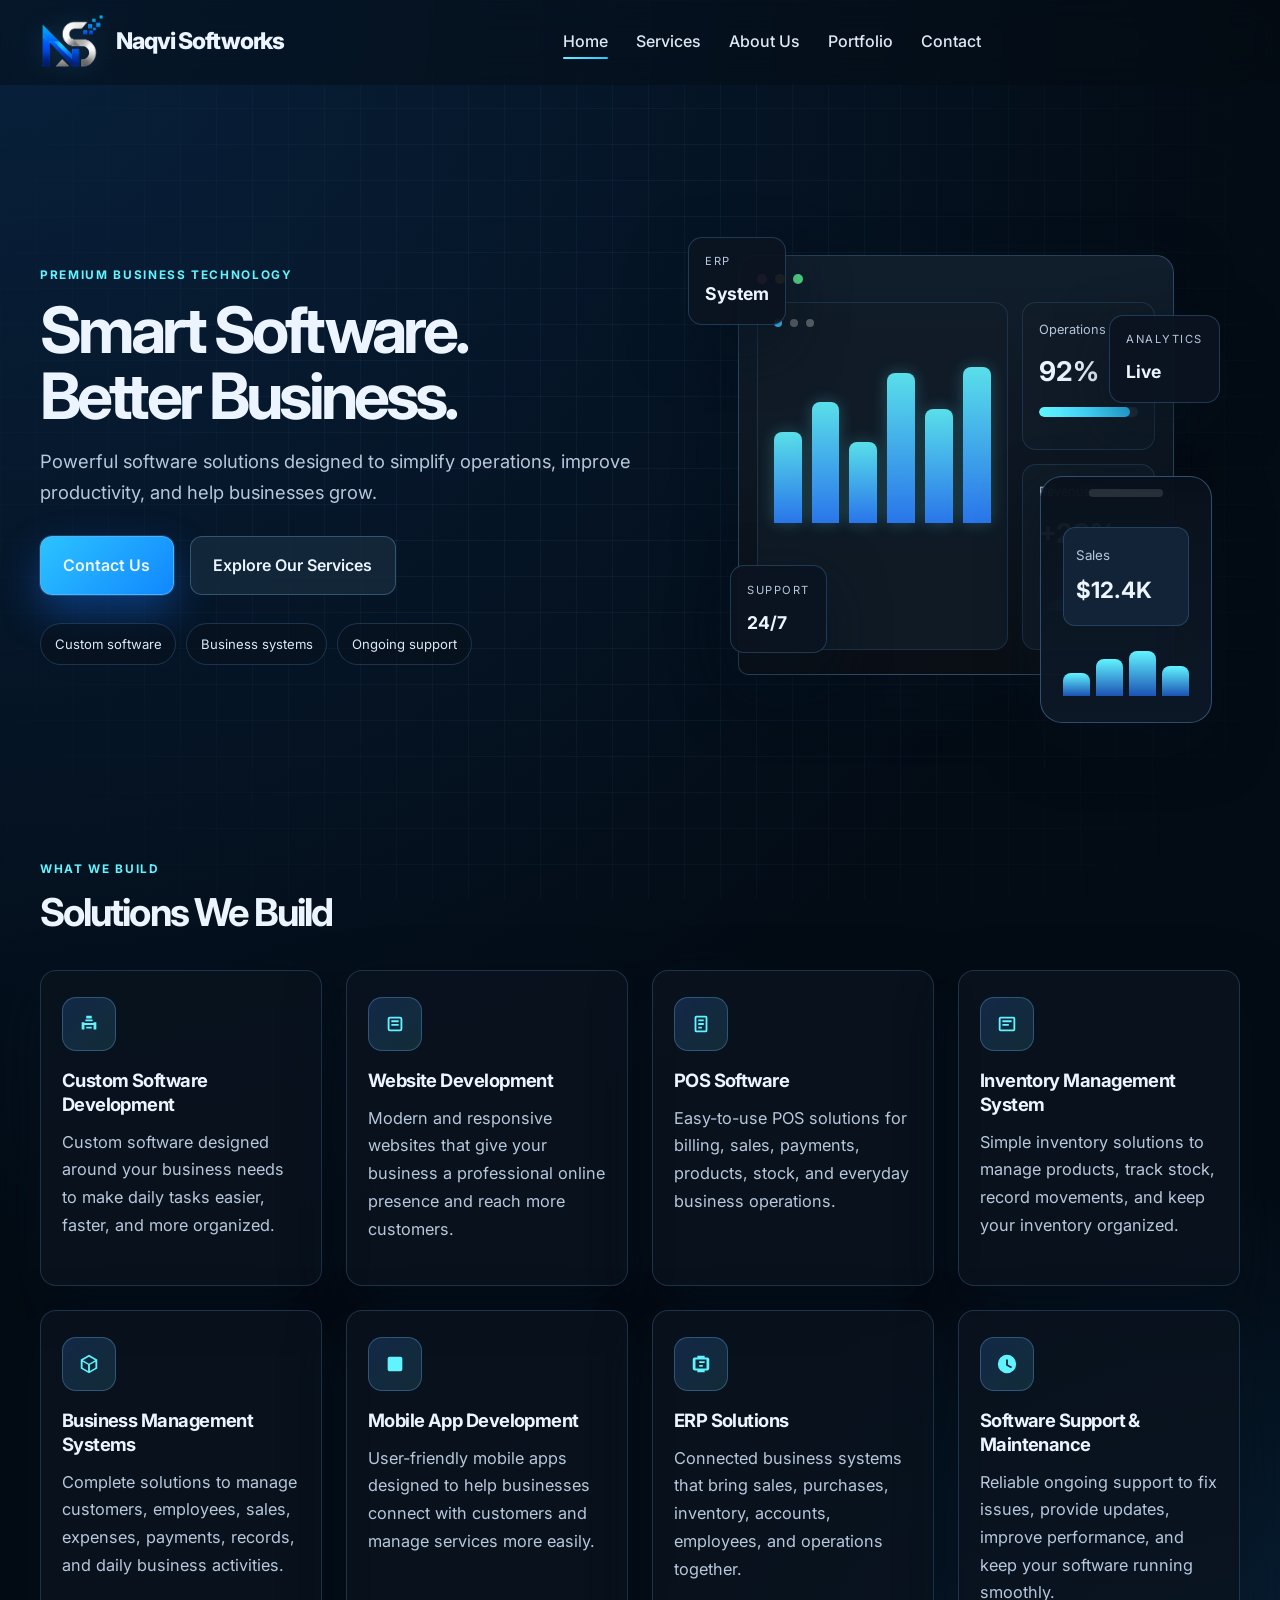
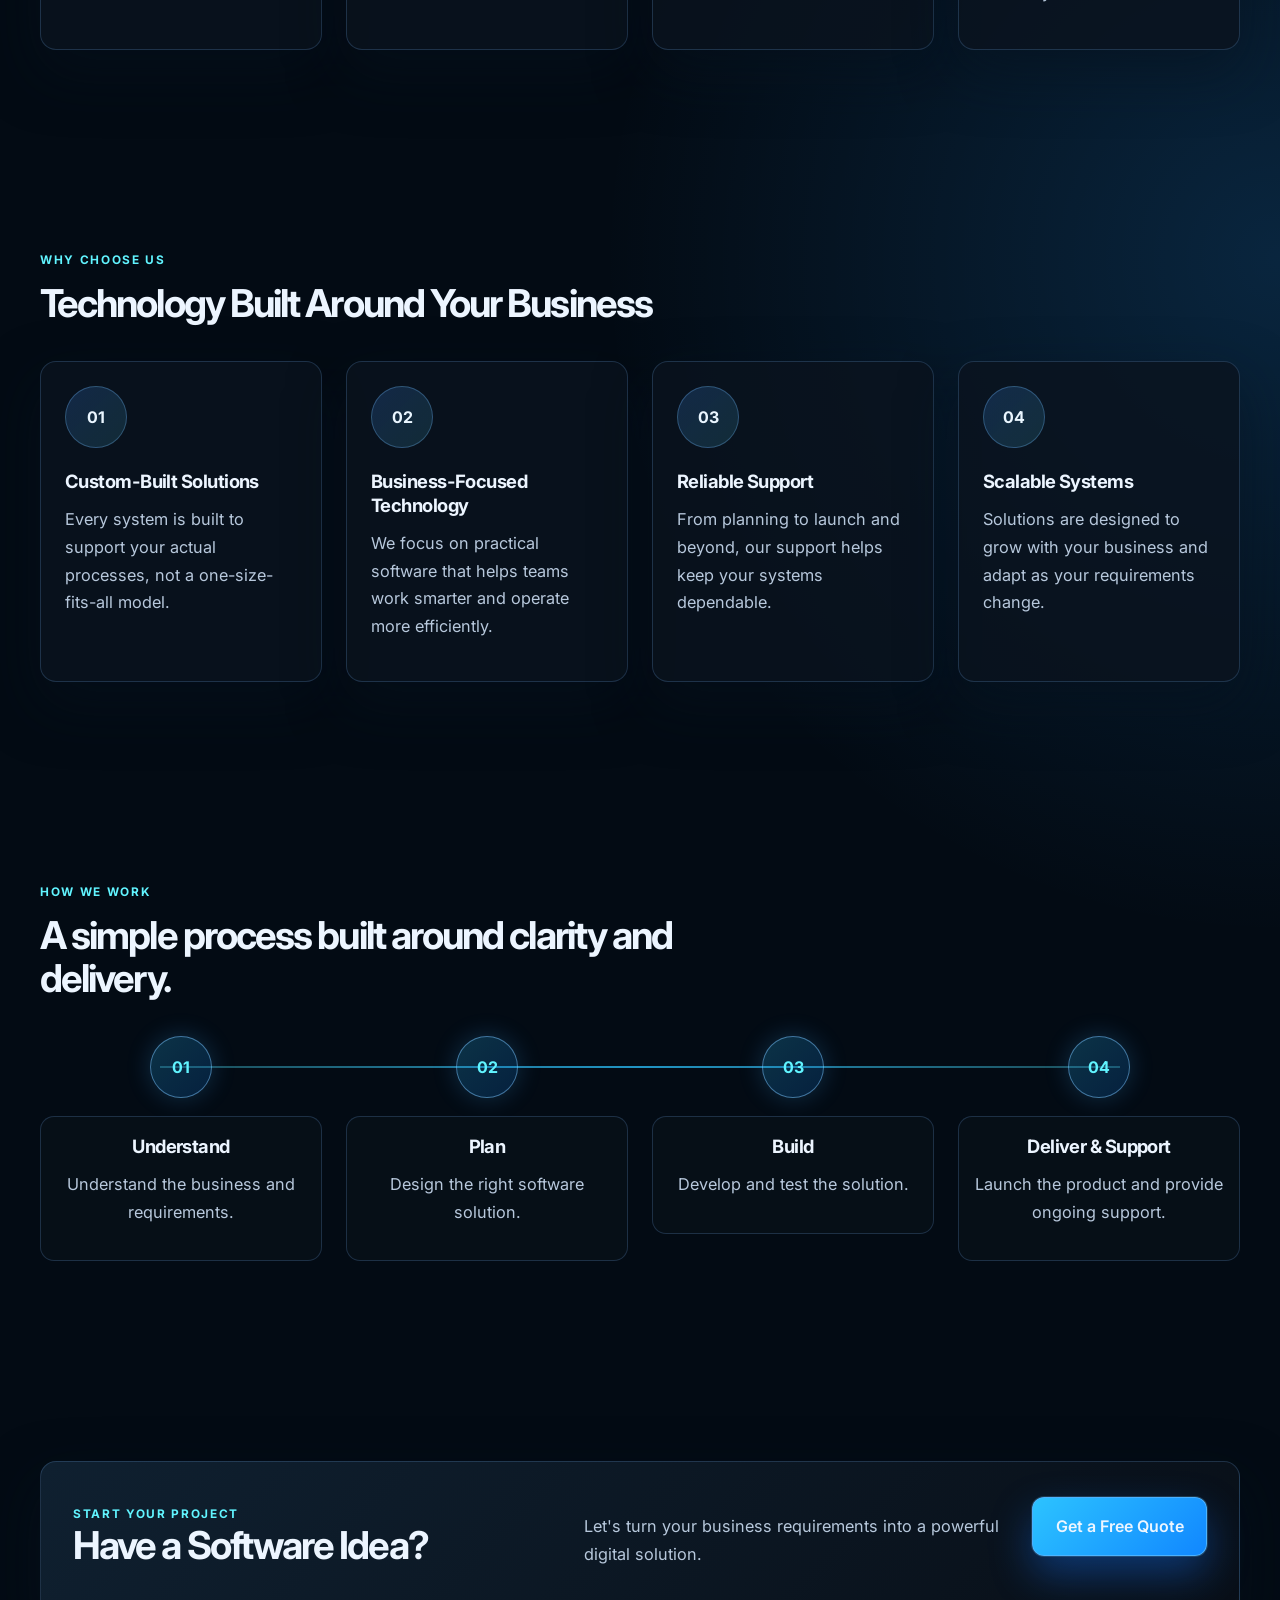
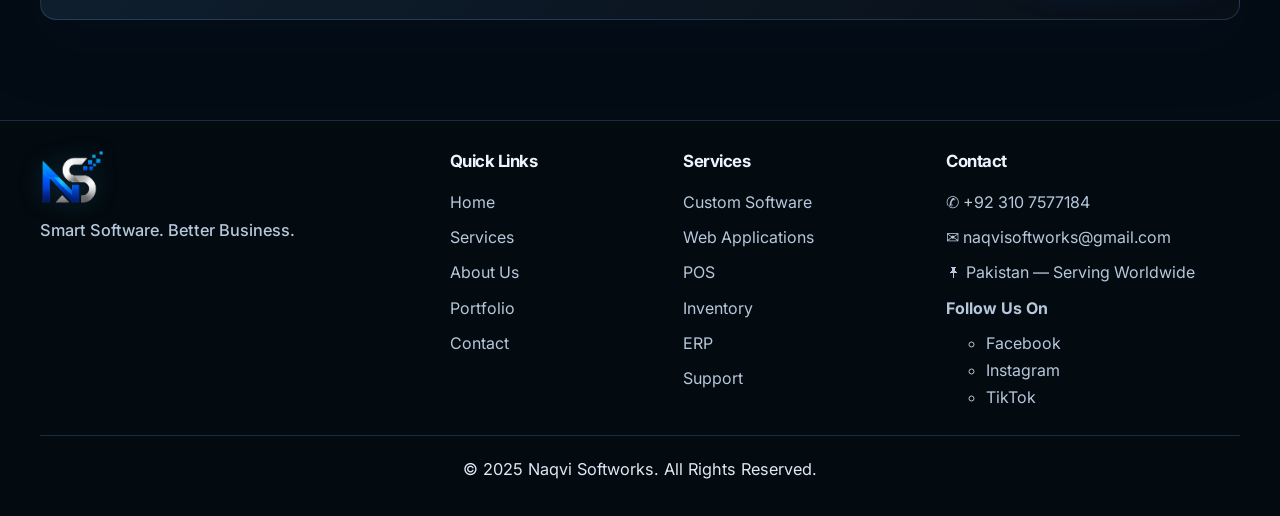
<file: index.html>
<!DOCTYPE html>
<html lang="en">
  <head>
    <meta charset="UTF-8" />
    <meta name="viewport" content="width=device-width, initial-scale=1.0" />
    <title>Naqvi Softworks | Smart Software. Better Business.</title>
    <meta
      name="description"
      content="Naqvi Softworks builds practical software solutions for businesses, including custom software, web apps, ERP, POS, and management systems designed to improve operations and growth."
    />
    <meta property="og:title" content="Naqvi Softworks | Smart Software. Better Business." />
    <meta
      property="og:description"
      content="Smart Software. Better Business. Custom software, ERP, inventory, pharmacy, school, hospital, and business technology solutions built around real operational needs."
    />
    <meta property="og:type" content="website" />
    <meta property="og:image" content="logo.png" />
    <link rel="icon" href="logo.png" type="image/png" />
    <link rel="preconnect" href="https://fonts.googleapis.com" />
    <link rel="preconnect" href="https://fonts.gstatic.com" crossorigin />
    <link href="https://fonts.googleapis.com/css2?family=Inter:wght@400;500;600;700;800;900&display=swap" rel="stylesheet" />
    <link rel="stylesheet" href="css/style.css" />
  </head>
  <body data-page="home">
    <div class="bg-grid" aria-hidden="true"></div>
    <header class="site-header">
      <div class="container nav-wrap">
        <a href="index.html" class="brand" aria-label="Naqvi Softworks home page">
          <img src="logo.png" alt="Naqvi Softworks logo" />
          <span class="brand-name">Naqvi Softworks</span>
        </a>

        <button class="nav-toggle" aria-expanded="false" aria-label="Open navigation menu">
          <span></span>
          <span></span>
          <span></span>
        </button>

        <nav class="main-nav" aria-label="Main navigation">
          <ul>
            <li><a href="index.html" class="active">Home</a></li>
            <li><a href="services.html">Services</a></li>
            <li><a href="about.html">About Us</a></li>
            <li><a href="portfolio.html">Portfolio</a></li>
            <li><a href="contact.html">Contact</a></li>
          </ul>
        </nav>
      </div>
    </header>

    <main>
      <section class="hero section-space-top">
        <div class="container hero-grid">
          <div class="hero-copy reveal">
            <p class="eyebrow">Premium Business Technology</p>
            <h1>Smart Software.<br />Better Business.</h1>
            <p class="hero-subtitle">
              Powerful software solutions designed to simplify operations, improve productivity,
              and help businesses grow.
            </p>
            <div class="cta-row">
              <a class="btn btn-primary" href="contact.html">Contact Us</a>
              <a class="btn btn-secondary" href="services.html">Explore Our Services</a>
            </div>
            <div class="mini-trust">
              <span>Custom software</span>
              <span>Business systems</span>
              <span>Ongoing support</span>
            </div>
          </div>

          <div class="hero-visual reveal">
            <div class="device-wrap">
              <div class="laptop-screen">
                <div class="screen-header">
                  <span></span>
                  <span></span>
                  <span></span>
                </div>
                <div class="dashboard-grid">
                  <div class="panel large-panel">
                    <div class="stats-row">
                      <div class="dot blue"></div>
                      <div class="dot gray"></div>
                      <div class="dot gray"></div>
                    </div>
                    <div class="chart-bars">
                      <span style="height: 54%"></span>
                      <span style="height: 72%"></span>
                      <span style="height: 48%"></span>
                      <span style="height: 89%"></span>
                      <span style="height: 68%"></span>
                      <span style="height: 93%"></span>
                    </div>
                  </div>
                  <div class="panel small-panel">
                    <p>Operations</p>
                    <strong>92%</strong>
                    <div class="progress"><span></span></div>
                  </div>
                  <div class="panel small-panel">
                    <p>Revenue</p>
                    <strong>+28%</strong>
                    <div class="sparkline"><span></span></div>
                  </div>
                </div>
              </div>
              <div class="phone-screen">
                <div class="phone-top"></div>
                <div class="phone-body">
                  <div class="metric-card">
                    <small>Sales</small>
                    <strong>$12.4K</strong>
                  </div>
                  <div class="mini-bars">
                    <span></span>
                    <span></span>
                    <span></span>
                    <span></span>
                  </div>
                </div>
              </div>
              <div class="floating-card card-a">
                <span>ERP</span>
                <strong>System</strong>
              </div>
              <div class="floating-card card-b">
                <span>Analytics</span>
                <strong>Live</strong>
              </div>
              <div class="floating-card card-c">
                <span>Support</span>
                <strong>24/7</strong>
              </div>
            </div>
          </div>
        </div>
      </section>

      <section class="services-overview section-space">
        <div class="container">
          <div class="section-head reveal">
            <p class="eyebrow">What We Build</p>
            <h2>Solutions We Build</h2>
          </div>
          <div class="service-grid">
            <article class="service-card reveal">
              <div class="service-icon">
                <svg viewBox="0 0 24 24" aria-hidden="true"><path d="M9 3h6v3H9V3Zm-5 7h3v8H4v-8Zm13 0h3v8h-3v-8ZM8 7h8v2H8V7Zm-1 4h10v2H7v-2Zm2 4h6v2H9v-2Z"/></svg>
              </div>
              <h3>Custom Software Development</h3>
              <p>Custom software designed around your business needs to make daily tasks easier, faster, and more organized.</p>
            </article>
            <article class="service-card reveal">
              <div class="service-icon">
                <svg viewBox="0 0 24 24" aria-hidden="true"><path d="M4 6.5A2.5 2.5 0 0 1 6.5 4h11A2.5 2.5 0 0 1 20 6.5v11a2.5 2.5 0 0 1-2.5 2.5h-11A2.5 2.5 0 0 1 4 17.5v-11Zm2.5-.5a.5.5 0 0 0-.5.5v11c0 .28.22.5.5.5h11a.5.5 0 0 0 .5-.5v-11a.5.5 0 0 0-.5-.5h-11Zm1.5 2h8v2h-8V8Zm0 4h8v2h-8v-2Z"/></svg>
              </div>
              <h3>Website Development</h3>
              <p>Modern and responsive websites that give your business a professional online presence and reach more customers.</p>
            </article>
            <article class="service-card reveal">
              <div class="service-icon">
                <svg viewBox="0 0 24 24" aria-hidden="true"><path d="M7 3h10a2 2 0 0 1 2 2v14a2 2 0 0 1-2 2H7a2 2 0 0 1-2-2V5a2 2 0 0 1 2-2Zm0 2v14h10V5H7Zm2 2h6v2H9V7Zm0 4h6v2H9v-2Zm0 4h4v2H9v-2Z"/></svg>
              </div>
              <h3>POS Software</h3>
              <p>Easy-to-use POS solutions for billing, sales, payments, products, stock, and everyday business operations.</p>
            </article>
            <article class="service-card reveal">
              <div class="service-icon">
                <svg viewBox="0 0 24 24" aria-hidden="true"><path d="M5 4h14a2 2 0 0 1 2 2v12a2 2 0 0 1-2 2H5a2 2 0 0 1-2-2V6a2 2 0 0 1 2-2Zm0 2v12h14V6H5Zm2 2h10v2H7V8Zm0 4h7v2H7v-2Z"/></svg>
              </div>
              <h3>Inventory Management System</h3>
              <p>Simple inventory solutions to manage products, track stock, record movements, and keep your inventory organized.</p>
            </article>
            <article class="service-card reveal">
              <div class="service-icon">
                <svg viewBox="0 0 24 24" aria-hidden="true"><path d="M12 2 3 7v10l9 5 9-5V7l-9-5Zm0 2.2 6.7 3.73L12 11.67 5.3 7.93 12 4.2Zm-7 5.35 6 3.33v6.66l-6-3.33V9.55Zm8 9.99v-6.66l6-3.33v6.66l-6 3.33Z"/></svg>
              </div>
              <h3>Business Management Systems</h3>
              <p>Complete solutions to manage customers, employees, sales, expenses, payments, records, and daily business activities.</p>
            </article>
            <article class="service-card reveal">
              <div class="service-icon">
                <svg viewBox="0 0 24 24" aria-hidden="true"><path d="M6 4h12a2 2 0 0 1 2 2v12a2 2 0 0 1-2 2H6a2 2 0 0 1-2-2V6a2 2 0 0 1 2-2Zm2 3h8v2H8V7Zm0 4h8v2H8v-2Zm-2 4h12v2H6v-2Z"/></svg>
              </div>
              <h3>Mobile App Development</h3>
              <p>User-friendly mobile apps designed to help businesses connect with customers and manage services more easily.</p>
            </article>
            <article class="service-card reveal">
              <div class="service-icon">
                <svg viewBox="0 0 24 24" aria-hidden="true"><path d="M8 3h8v2h3a2 2 0 0 1 2 2v10a2 2 0 0 1-2 2h-3v2H8v-2H5a2 2 0 0 1-2-2V7a2 2 0 0 1 2-2h3V3Zm10 4H6v10h12V7Zm-8 2h6v2H10V9Zm0 4h4v2h-4v-2Z"/></svg>
              </div>
              <h3>ERP Solutions</h3>
              <p>Connected business systems that bring sales, purchases, inventory, accounts, employees, and operations together.</p>
            </article>
            <article class="service-card reveal">
              <div class="service-icon">
                <svg viewBox="0 0 24 24" aria-hidden="true"><path d="M12 2a10 10 0 1 1 0 20 10 10 0 0 1 0-20Zm1 5h-2v6.5l5.5 3.2 1-1.73-4.5-2.54V7Z"/></svg>
              </div>
              <h3>Software Support &amp; Maintenance</h3>
              <p>Reliable ongoing support to fix issues, provide updates, improve performance, and keep your software running smoothly.</p>
            </article>
          </div>
        </div>
      </section>

      <section class="why-us section-space">
        <div class="container">
          <div class="section-head reveal">
            <p class="eyebrow">Why Choose Us</p>
            <h2>Technology Built Around Your Business</h2>
          </div>
          <div class="feature-grid">
            <article class="feature-card reveal">
              <div class="feature-icon">01</div>
              <h3>Custom-Built Solutions</h3>
              <p>Every system is built to support your actual processes, not a one-size-fits-all model.</p>
            </article>
            <article class="feature-card reveal">
              <div class="feature-icon">02</div>
              <h3>Business-Focused Technology</h3>
              <p>We focus on practical software that helps teams work smarter and operate more efficiently.</p>
            </article>
            <article class="feature-card reveal">
              <div class="feature-icon">03</div>
              <h3>Reliable Support</h3>
              <p>From planning to launch and beyond, our support helps keep your systems dependable.</p>
            </article>
            <article class="feature-card reveal">
              <div class="feature-icon">04</div>
              <h3>Scalable Systems</h3>
              <p>Solutions are designed to grow with your business and adapt as your requirements change.</p>
            </article>
          </div>
        </div>
      </section>

      <section class="process section-space">
        <div class="container">
          <div class="section-head reveal">
            <p class="eyebrow">How We Work</p>
            <h2>A simple process built around clarity and delivery.</h2>
          </div>

          <div class="timeline reveal">
            <div class="timeline-item">
              <span class="step-number">01</span>
              <div class="timeline-content">
                <h3>Understand</h3>
                <p>Understand the business and requirements.</p>
              </div>
            </div>
            <div class="timeline-item">
              <span class="step-number">02</span>
              <div class="timeline-content">
                <h3>Plan</h3>
                <p>Design the right software solution.</p>
              </div>
            </div>
            <div class="timeline-item">
              <span class="step-number">03</span>
              <div class="timeline-content">
                <h3>Build</h3>
                <p>Develop and test the solution.</p>
              </div>
            </div>
            <div class="timeline-item">
              <span class="step-number">04</span>
              <div class="timeline-content">
                <h3>Deliver &amp; Support</h3>
                <p>Launch the product and provide ongoing support.</p>
              </div>
            </div>
          </div>
        </div>
      </section>

      <!-- <section class="projects section-space">
        <div class="container">
          <div class="section-head reveal">
            <p class="eyebrow">Featured Work</p>
            <h2>Featured Projects</h2>
          </div>

          <div class="project-grid">
            <article class="project-card reveal" data-project-card="gym">
              <div class="project-visual project-visual--gym">
                <span class="project-tag">Gym Management System</span>
              </div>
              <div class="project-card-body">
                <h3>Gym Management System</h3>
                <p>A business system designed to support member records, billing, attendance, and daily operations.</p>
                <div class="project-meta">]
                  <span>Management System</span>
                  <span>Business Operations</span>
                </div>
                <div class="project-actions">
                  <a class="btn btn-secondary btn-small project-demo-link" href="#" data-project="gym" data-type="demo">View Demo</a>
                  <a class="btn btn-ghost btn-small project-video-link" href="#" data-project="gym" data-type="video">Watch Demo</a>
                </div>
              </div>
            </article>

            <article class="project-card reveal" data-project-card="zarai">
              <div class="project-visual project-visual--zarai">
                <span class="project-tag">Zarai Markaz Management System</span>
              </div>
              <div class="project-card-body">
                <h3>Zarai Markaz Management System</h3>
                <p>A practical platform to manage daily processes, coordination, records, and organizational workflows.</p>
                <div class="project-meta">
                  <span>Management System</span>
                  <span>Operations Platform</span>
                </div>
                <div class="project-actions">
                  <a class="btn btn-secondary btn-small project-demo-link" href="#" data-project="zarai" data-type="demo">View Demo</a>
                  <a class="btn btn-ghost btn-small project-video-link" href="#" data-project="zarai" data-type="video">Watch Demo</a>
                </div>
              </div>
            </article>
          </div>
        </div>
      </section> -->

      <section class="cta-panel section-space">
        <div class="container">
          <div class="cta-box reveal">
            <div>
              <p class="eyebrow">Start Your Project</p>
              <h2>Have a Software Idea?</h2>
            </div>
            <p>Let's turn your business requirements into a powerful digital solution.</p>
            <div class="cta-row justify-end">
              <a class="btn btn-primary" href="contact.html">Get a Free Quote</a>
            </div>
          </div>
        </div>
      </section>
    </main>

    <footer class="site-footer">
      <div class="container footer-grid">
        <div>
          <a href="index.html" class="brand brand-footer">
            <img src="logo.png" alt="Naqvi Softworks logo" />
          </a>
          <p class="tagline">Smart Software. Better Business.</p>
        </div>

        <div>
          <h3>Quick Links</h3>
          <ul class="footer-list">
            <li><a href="index.html">Home</a></li>
            <li><a href="services.html">Services</a></li>
            <li><a href="about.html">About Us</a></li>
            <li><a href="portfolio.html">Portfolio</a></li>
            <li><a href="contact.html">Contact</a></li>
          </ul>
        </div>

        <div>
          <h3>Services</h3>
          <ul class="footer-list">
            <li>Custom Software</li>
            <li>Web Applications</li>
            <li>POS</li>
            <li>Inventory</li>
            <li>ERP</li>
            <li>Support</li>
          </ul>
        </div>

        <div>
          <h3>Contact</h3>
          <ul class="footer-list contact-list">
            <li><a href="tel:+923107577184">✆ +92 310 7577184</a></li>
            <li><a href="mailto:naqvisoftworks@gmail.com">✉ naqvisoftworks@gmail.com</a></li>
            <li>🖈 Pakistan — Serving Worldwide</li>
            <li><b>Follow Us On</b></li>
            <ul class="social-links">
              <li><a href="https://www.facebook.com/share/1JtnTfbTTE/?mibextid=wwXIfr" target="_blank" rel="noreferrer">Facebook</a></li>
              <li><a href="https://www.instagram.com/naqvisoftworks" target="_blank" rel="noreferrer">Instagram</a></li>
              <li><a href="https://www.tiktok.com/@naqvi.softworks?_r=1&_t=ZS-9A332YvNGgH" target="_blank" rel="noreferrer">TikTok</a></li>
              <!-- <li><a href="https://www.youtube.com/@naqvisoftworks" target="_blank" rel="noreferrer">ⓨ YouTube</a></li> -->
            </ul>
          </ul>
        </div>
      </div>
      <div class="container footer-bottom">
        <p>© 2025 Naqvi Softworks. All Rights Reserved.</p>
      </div>
    </footer>

    <script src="js/script.js"></script>
  </body>
</html>
</file>
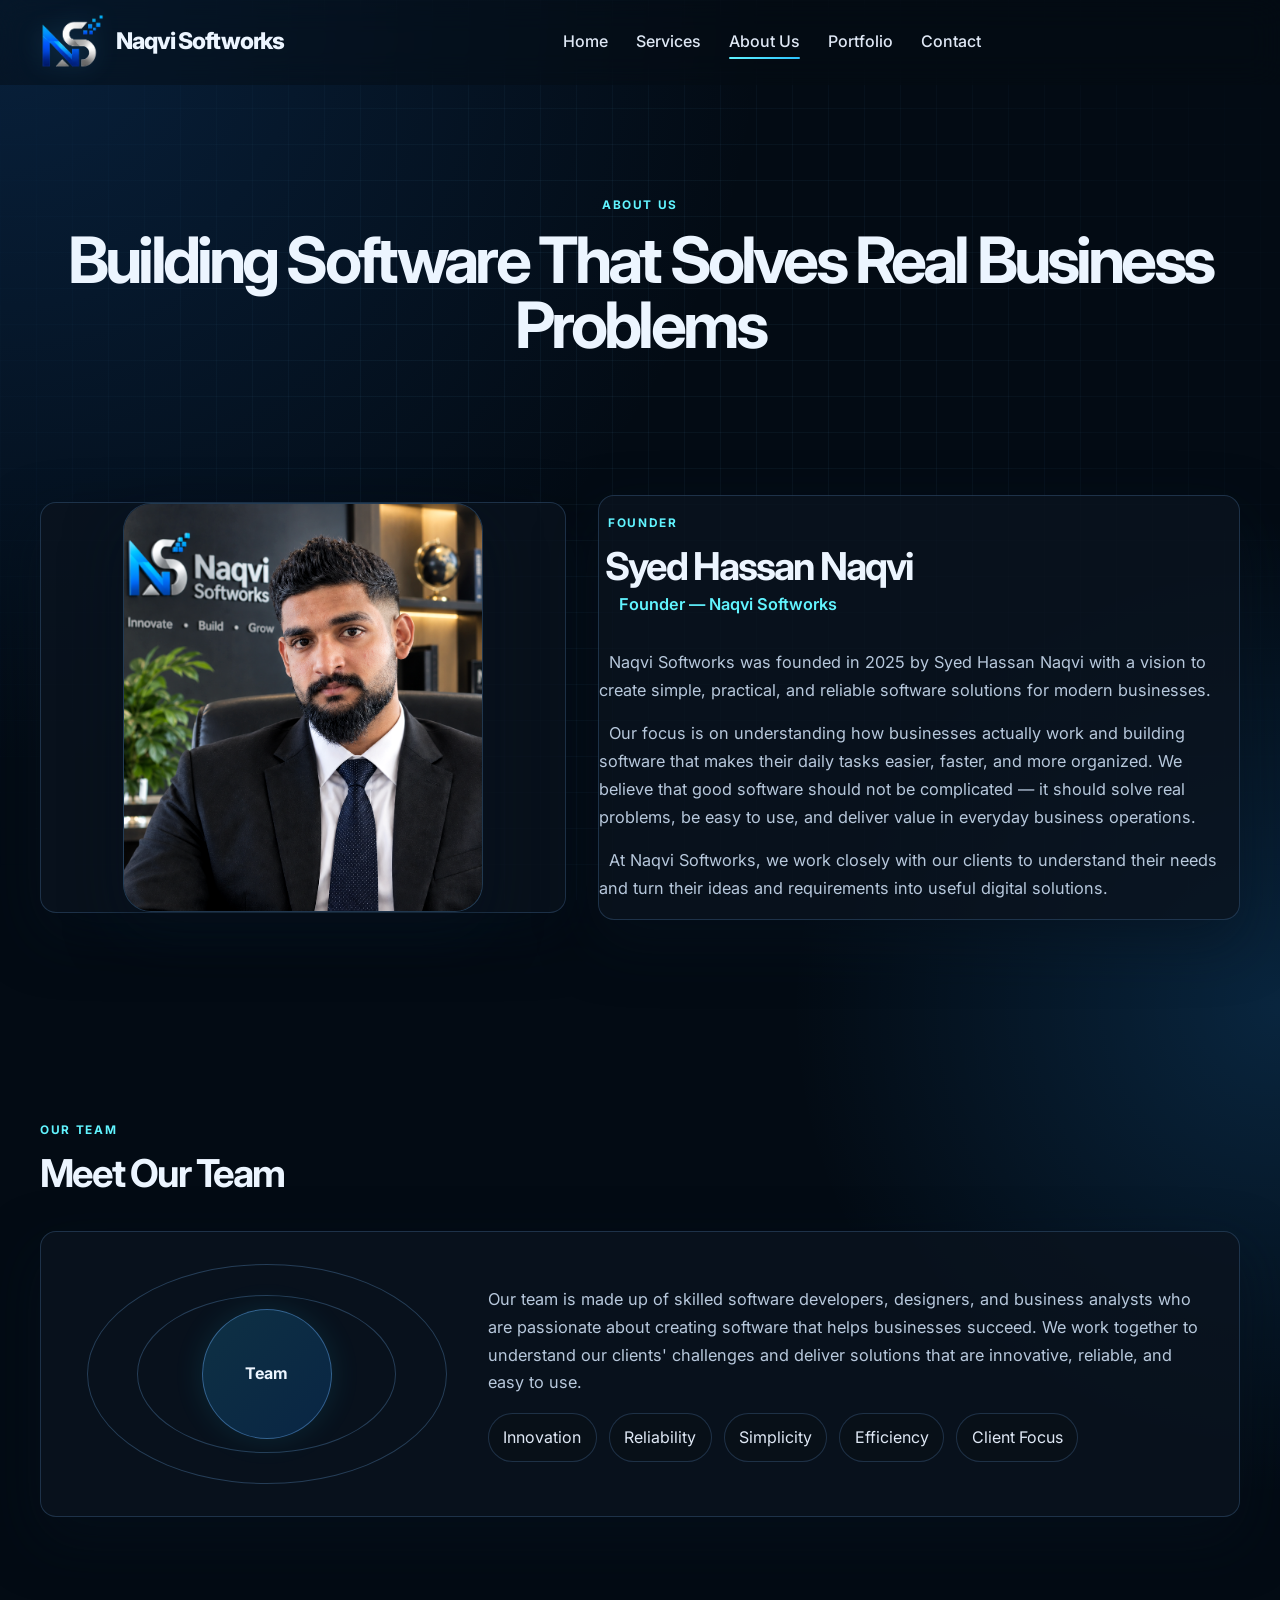
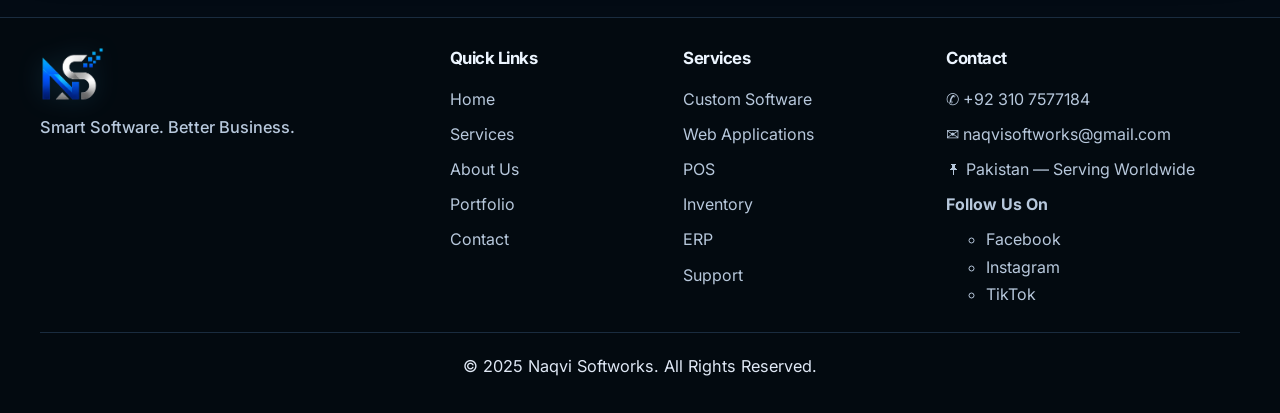
<file: about.html>
<!DOCTYPE html>
<html lang="en">
  <head>
    <meta charset="UTF-8" />
    <meta name="viewport" content="width=device-width, initial-scale=1.0" />
    <title>About Naqvi Softworks</title>
    <meta
      name="description"
      content="Learn about Naqvi Softworks, founded in 2025 by Syed Hassan Naqvi, with a focus on building helpful software solutions for businesses."
    />
    <meta property="og:title" content="About Naqvi Softworks" />
    <meta property="og:description" content="Naqvi Softworks was founded in 2025 by Syed Hassan Naqvi to build practical and efficient digital business solutions." />
    <meta property="og:type" content="website" />
    <meta property="og:image" content="logo.png" />
    <link rel="icon" href="logo.png" type="image/png" />
    <link rel="preconnect" href="https://fonts.googleapis.com" />
    <link rel="preconnect" href="https://fonts.gstatic.com" crossorigin />
    <link href="https://fonts.googleapis.com/css2?family=Inter:wght@400;500;600;700;800;900&display=swap" rel="stylesheet" />
    <link rel="stylesheet" href="css/style.css" />
  </head>
  <body data-page="about">
    <div class="bg-grid" aria-hidden="true"></div>
    <header class="site-header">
      <div class="container nav-wrap">
        <a href="index.html" class="brand" aria-label="Naqvi Softworks home page">
          <img src="logo.png" alt="Naqvi Softworks logo" />
          <span class="brand-name">Naqvi Softworks</span>
        </a>

        <button class="nav-toggle" aria-expanded="false" aria-label="Open navigation menu">
          <span></span>
          <span></span>
          <span></span>
        </button>

        <nav class="main-nav" aria-label="Main navigation">
          <ul>
            <li><a href="index.html">Home</a></li>
            <li><a href="services.html">Services</a></li>
            <li><a href="about.html" class="active">About Us</a></li>
            <li><a href="portfolio.html">Portfolio</a></li>
            <li><a href="contact.html">Contact</a></li>
          </ul>
        </nav>
      </div>
    </header>

    <main>
      <section class="inner-hero section-space-top">
        <div class="container about-intro reveal">
          <p class="eyebrow">About Us</p>
          <h1>Building Software That Solves Real Business Problems</h1>
        </div>
      </section>

      <section class="founder section-space">
        <div class="container founder-grid reveal">
          <div class="founder-portrait">
            <div class="portrait-card founder-image-card">
              <img src="mypic.png" alt="Syed Hassan Naqvi" class="founder-photo" />
            </div>
          </div>
          <div class="founder-info">
            <p> </p>
            <p class="eyebrow">&nbsp;&nbsp;Founder</p>
            <h2>&nbsp;Syed Hassan Naqvi</h2>
            <p class="founder-role">&nbsp;&nbsp;&nbsp;&nbsp;&nbsp;Founder — Naqvi Softworks</p>

            <div class="story-copy">
              <p>
                &nbsp; Naqvi Softworks was founded in 2025 by Syed Hassan Naqvi with a vision to create simple, practical, and reliable software solutions for modern businesses.
              </p>
              <p>
               &nbsp; Our focus is on understanding how businesses actually work and building software that makes their daily tasks easier, faster, and more organized. We believe that good software should not be complicated — it should solve real problems, be easy to use, and deliver value in everyday business operations.
              </p>
              <p>
                &nbsp; At Naqvi Softworks, we work closely with our clients to understand their needs and turn their ideas and requirements into useful digital solutions.
              </p>
              <p>
                   
            </div>
          </div>
        </div>
      </section>

      <section class="team section-space">
        <div class="container">
          <div class="section-head reveal">
            <p class="eyebrow">Our Team</p>
            <h2>Meet Our Team</h2>
          </div>
          <div class="team-panel reveal">
            <div class="team-visual">
              <div class="team-orbit orbit-one"></div>
              <div class="team-orbit orbit-two"></div>
              <div class="team-core">Team</div>
            </div>
            <div class="team-content">
              <p>
                Our team is made up of skilled software developers, designers, and business analysts who are passionate about creating software that helps businesses succeed. We work together to understand our clients' challenges and deliver solutions that are innovative, reliable, and easy to use.
              </p>
              <div class="values-grid">
                <span>Innovation</span>
                <span>Reliability</span>
                <span>Simplicity</span>
                <span>Efficiency</span>
                <span>Client Focus</span>

              </div>
            </div>
          </div>
        </div>
      </section>
    </main>

    <footer class="site-footer">
      <div class="container footer-grid">
        <div>
          <a href="index.html" class="brand brand-footer">
            <img src="logo.png" alt="Naqvi Softworks logo" />
          </a>
          <p class="tagline">Smart Software. Better Business.</p>
        </div>

        <div>
          <h3>Quick Links</h3>
          <ul class="footer-list">
            <li><a href="index.html">Home</a></li>
            <li><a href="services.html">Services</a></li>
            <li><a href="about.html">About Us</a></li>
            <li><a href="portfolio.html">Portfolio</a></li>
            <li><a href="contact.html">Contact</a></li>
          </ul>
        </div>

        <div>
          <h3>Services</h3>
          <ul class="footer-list">
            <li>Custom Software</li>
            <li>Web Applications</li>
            <li>POS</li>
            <li>Inventory</li>
            <li>ERP</li>
            <li>Support</li>
          </ul>
        </div>

        <div>
          <h3>Contact</h3>
          <ul class="footer-list contact-list">
            <li><a href="tel:+923107577184">✆ +92 310 7577184</a></li>
            <li><a href="mailto:naqvisoftworks@gmail.com">✉ naqvisoftworks@gmail.com</a></li>
            <li>🖈 Pakistan — Serving Worldwide</li>
            <li><b>Follow Us On</b></li>
            <ul class="social-links">
              <li><a href="https://www.facebook.com/share/1JtnTfbTTE/?mibextid=wwXIfr" target="_blank" rel="noreferrer">Facebook</a></li>
              <li><a href="https://www.instagram.com/naqvisoftworks" target="_blank" rel="noreferrer">Instagram</a></li>
              <li><a href="https://www.tiktok.com/@naqvi.softworks?_r=1&_t=ZS-9A332YvNGgH" target="_blank" rel="noreferrer">TikTok</a></li>
              <!-- <li><a href="https://www.youtube.com/@naqvisoftworks" target="_blank" rel="noreferrer">ⓨ YouTube</a></li> -->
            </ul>
          </ul>
        </div>
      </div>
      <div class="container footer-bottom">
        <p>© 2025 Naqvi Softworks. All Rights Reserved.</p>
      </div>
    </footer>

    <script src="js/script.js"></script>
  </body>
</html>
</file>
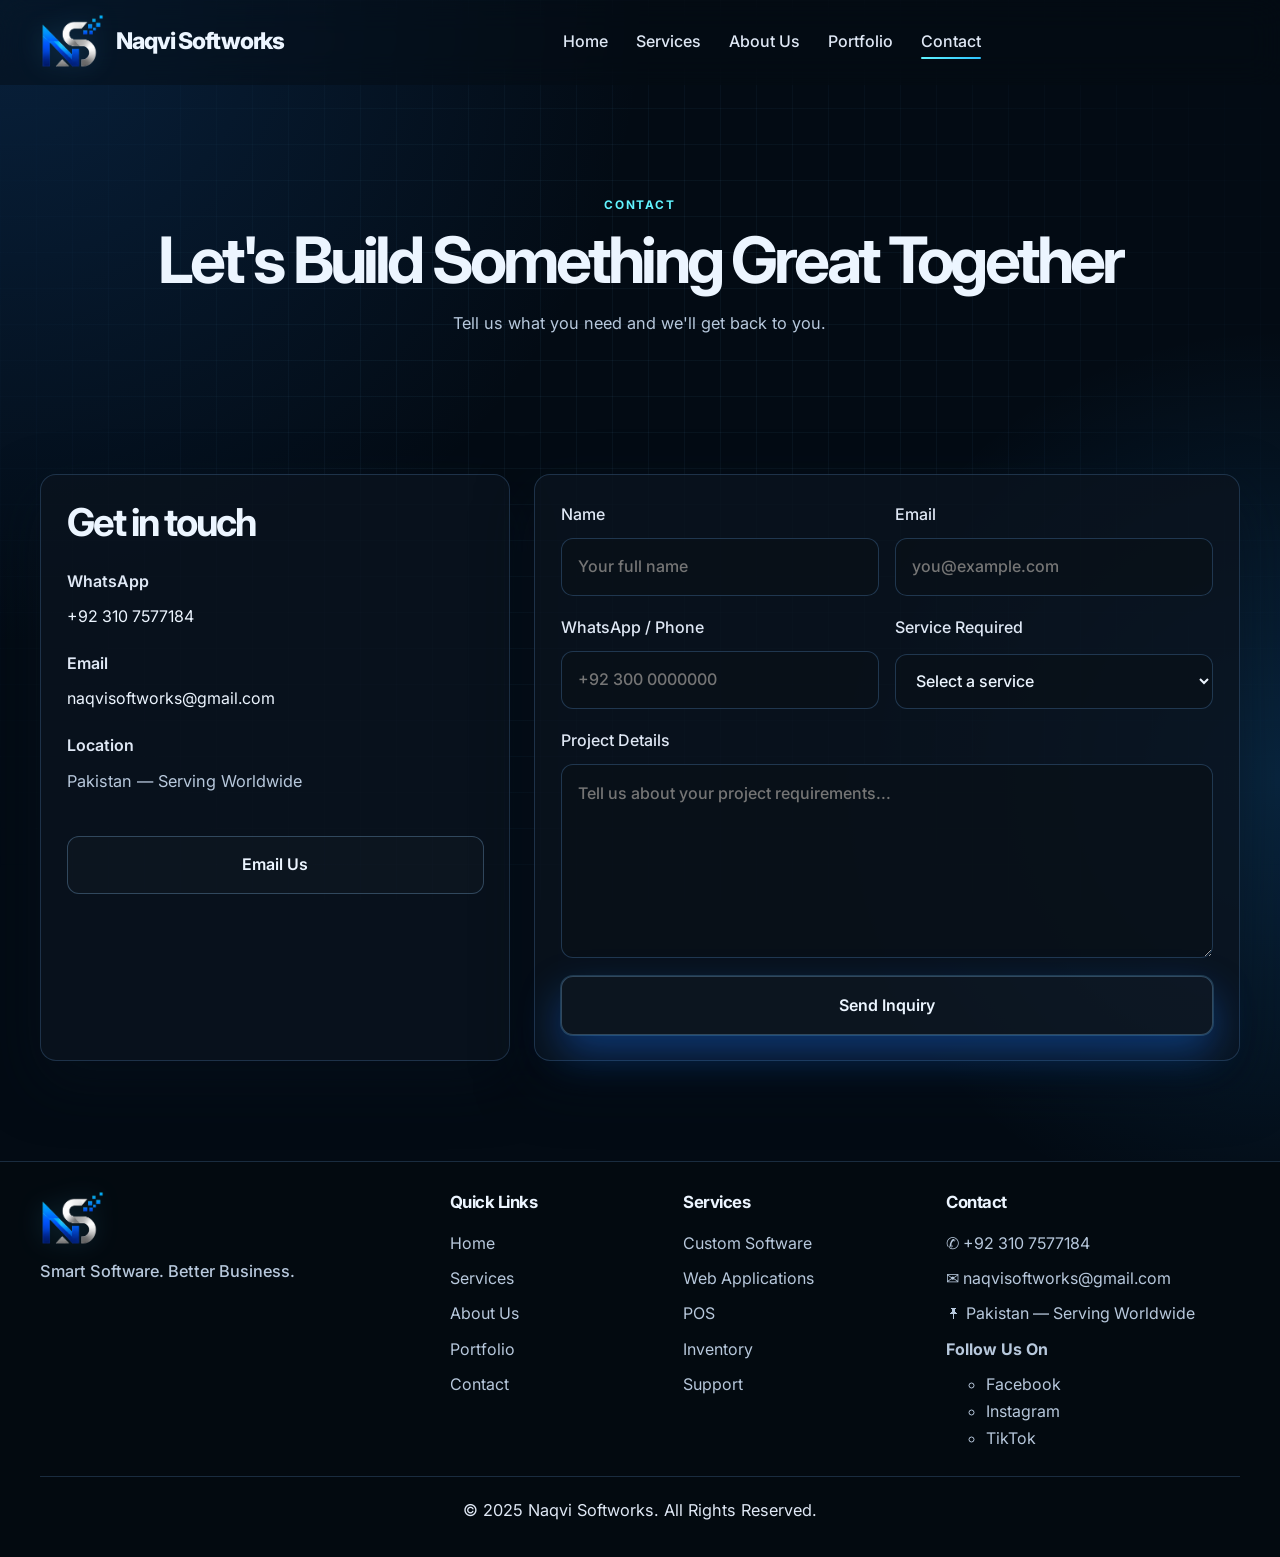
<file: contact.html>
<!DOCTYPE html>
<html lang="en">
  <head>
    <meta charset="UTF-8" />
    <meta name="viewport" content="width=device-width, initial-scale=1.0" />
    <title>Contact Naqvi Softworks</title>
    <meta
      name="description"
      content="Contact Naqvi Softworks to discuss your business software requirements and get a quote for your project."
    />
    <meta property="og:title" content="Contact Naqvi Softworks" />
    <meta property="og:description" content="Tell us what you need and we'll get back to you." />
    <meta property="og:type" content="website" />
    <meta property="og:image" content="logo.png" />
    <link rel="icon" href="logo.png" type="image/png" />
    <link rel="preconnect" href="https://fonts.googleapis.com" />
    <link rel="preconnect" href="https://fonts.gstatic.com" crossorigin />
    <link href="https://fonts.googleapis.com/css2?family=Inter:wght@400;500;600;700;800;900&display=swap" rel="stylesheet" />
    <link rel="stylesheet" href="css/style.css" />
  </head>
  <body data-page="contact">
    <div class="bg-grid" aria-hidden="true"></div>
    <header class="site-header">
      <div class="container nav-wrap">
        <a href="index.html" class="brand" aria-label="Naqvi Softworks home page">
          <img src="logo.png" alt="Naqvi Softworks logo" />
          <span class="brand-name">Naqvi Softworks</span>
        </a>

        <button class="nav-toggle" aria-expanded="false" aria-label="Open navigation menu">
          <span></span>
          <span></span>
          <span></span>
        </button>

        <nav class="main-nav" aria-label="Main navigation">
          <ul>
            <li><a href="index.html">Home</a></li>
            <li><a href="services.html">Services</a></li>
            <li><a href="about.html">About Us</a></li>
            <li><a href="portfolio.html">Portfolio</a></li>
            <li><a href="contact.html" class="active">Contact</a></li>
          </ul>
        </nav>
      </div>
    </header>

    <main>
      <section class="inner-hero section-space-top">
        <div class="container contact-hero reveal">
          <div>
            <p class="eyebrow">Contact</p>
            <h1>Let's Build Something Great Together</h1>
            <p>Tell us what you need and we'll get back to you.</p>
          </div>
        </div>
      </section>

      <section class="contact-section section-space">
        <div class="container contact-grid">
          <div class="contact-panel reveal">
            <h2>Get in touch</h2>
            <ul class="contact-details">
              <li>
                <span>WhatsApp</span>
                <a href="https://wa.me/923107577184" target="_blank" rel="noreferrer">+92 310 7577184</a>
              </li>
              <li>
                <span>Email</span>
                <a href="mailto:naqvisoftworks@gmail.com">naqvisoftworks@gmail.com</a>
              </li>
              <li>
                <span>Location</span>
                <p>Pakistan — Serving Worldwide</p>
              </li>
            </ul>
            <a class="btn btn-ghost btn-wide" href="mailto:naqvisoftworks@gmail.com" data-email-link>Email Us</a>
          </div>

          <form class="contact-form reveal" id="contactForm">
            <div class="field-row">
              <label>
                <span>Name</span>
                <input type="text" name="name" placeholder="Your full name" required />
              </label>
              <label>
                <span>Email</span>
                <input type="email" name="email" placeholder="you@example.com" required />
              </label>
            </div>

            <div class="field-row">
              <label>
                <span>WhatsApp / Phone</span>
                <input type="tel" name="phone" placeholder="+92 300 0000000" required />
              </label>
              <label>
                <span>Service Required</span>
                <select name="service" required>
                  <option value="">Select a service</option>
                  <option>Custom Software Development</option>
                  <option>Website Development</option>
                  <option>POS Software</option>
                  <option>Inventory Management System</option>
                  <option>Business Management Systems</option>
                  <option>Mobile App Development</option>
                  <option>ERP Solutions</option>
                  <option>Software Support & Maintenance</option>
                </select>
              </label>
            </div>

            <label>
              <span>Project Details</span>
              <textarea name="details" rows="6" placeholder="Tell us about your project requirements..." required></textarea>
            </label>

            <button type="submit" class="btn btn-primary btn-wide">Send Inquiry</button>
          </form>
        </div>
      </section>
    </main>

    <footer class="site-footer">
      <div class="container footer-grid">
        <div>
          <a href="index.html" class="brand brand-footer">
            <img src="logo.png" alt="Naqvi Softworks logo" />
          </a>
          <p class="tagline">Smart Software. Better Business.</p>
      
        </div>

        <div>
          <h3>Quick Links</h3>
          <ul class="footer-list">
            <li><a href="index.html">Home</a></li>
            <li><a href="services.html">Services</a></li>
            <li><a href="about.html">About Us</a></li>
            <li><a href="portfolio.html">Portfolio</a></li>
            <li><a href="contact.html">Contact</a></li>
          </ul>
        </div>

        <div>
          <h3>Services</h3>
          <ul class="footer-list">
            <li>Custom Software</li>
            <li>Web Applications</li>
            <li>POS</li>
            <li>Inventory</li>
            <!-- <li>ERP</li> -->
            <li>Support</li>
          </ul>
        </div>

        <div>
          <h3>Contact</h3>
          <ul class="footer-list contact-list">
            <li><a href="tel:+923107577184">✆ +92 310 7577184</a></li>
            <li><a href="mailto:naqvisoftworks@gmail.com">✉ naqvisoftworks@gmail.com</a></li>
            <li>🖈 Pakistan — Serving Worldwide</li>
            <li><b>Follow Us On</b></li>
            <ul class="social-links">
              <li><a href="https://www.facebook.com/share/1JtnTfbTTE/?mibextid=wwXIfr" target="_blank" rel="noreferrer">Facebook</a></li>
              <li><a href="https://www.instagram.com/naqvisoftworks" target="_blank" rel="noreferrer">Instagram</a></li>
              <li><a href="https://www.tiktok.com/@naqvi.softworks?_r=1&_t=ZS-9A332YvNGgH" target="_blank" rel="noreferrer">TikTok</a></li>
              <!-- <li><a href="https://www.youtube.com/@naqvisoftworks" target="_blank" rel="noreferrer">ⓨ YouTube</a></li> -->
            </ul>
      
          </ul>
        </div>
      </div>
      <div class="container footer-bottom">
        <p>© 2025 Naqvi Softworks. All Rights Reserved.</p>
      </div>
    </footer>

    <script src="js/script.js"></script>
  </body>
</html>
</file>
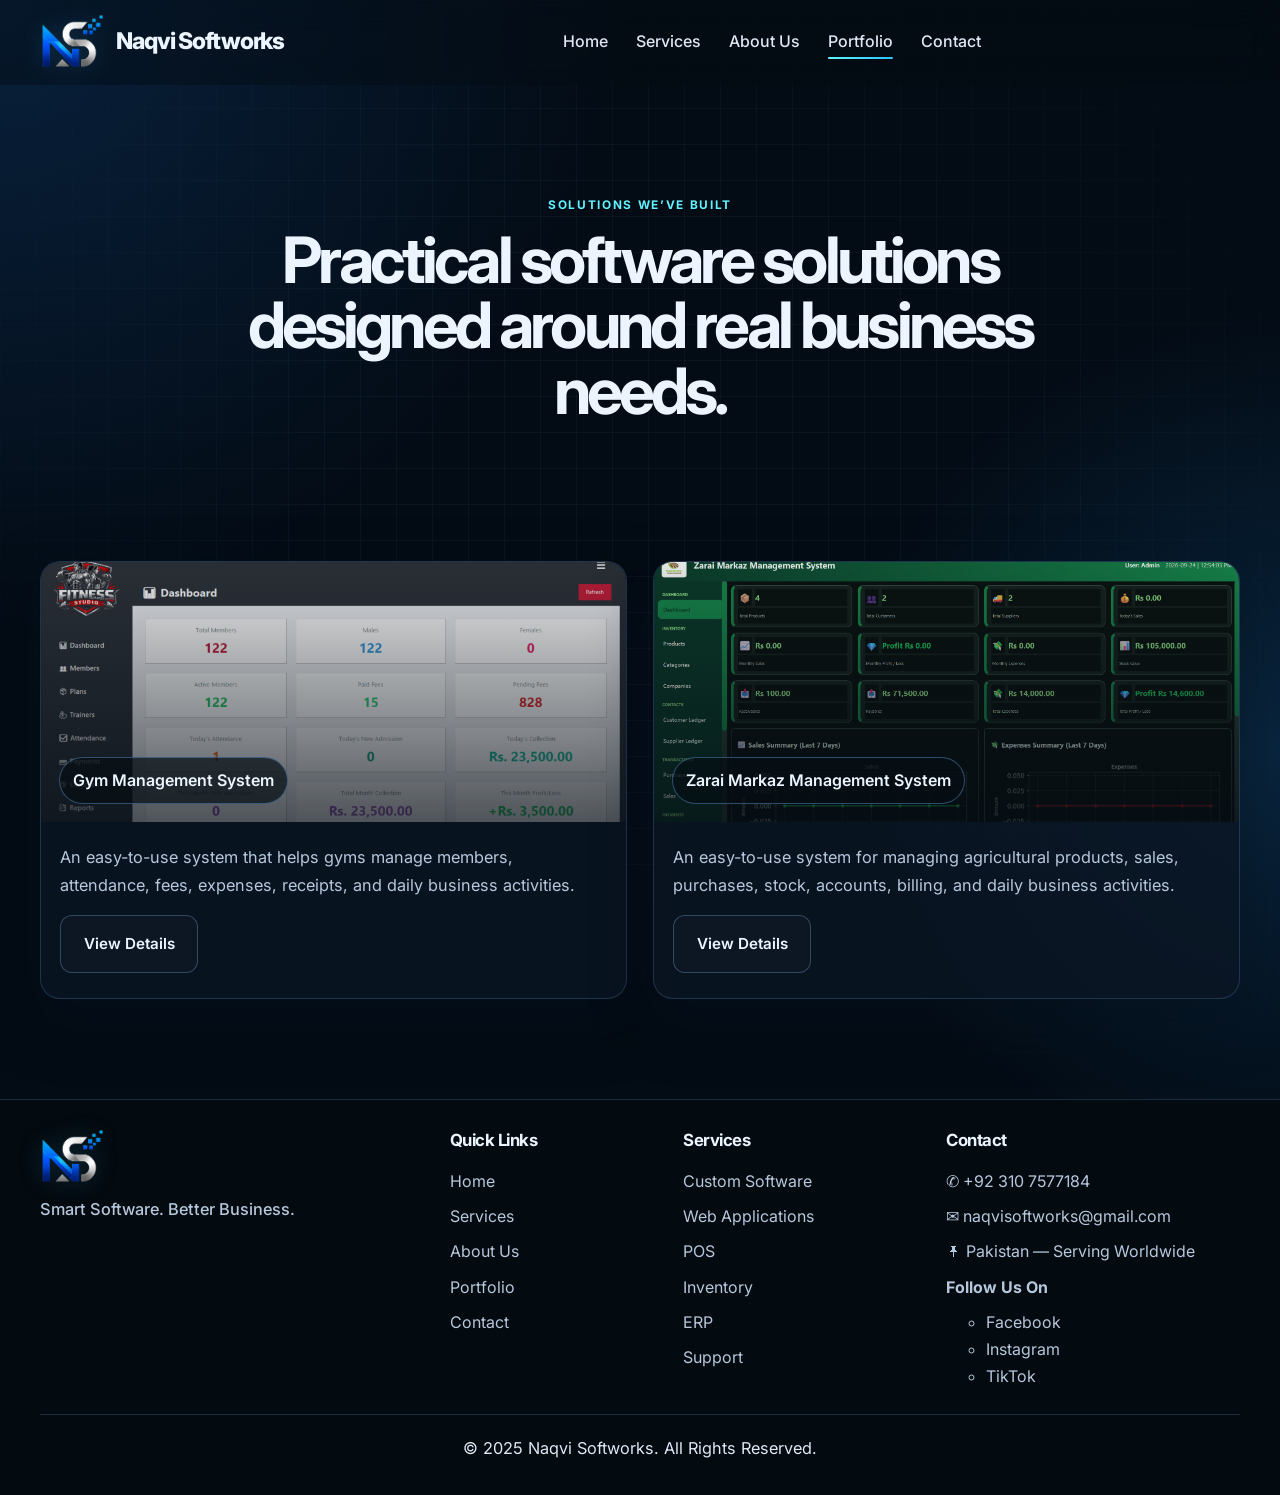
<file: portfolio.html>
<!DOCTYPE html>
<html lang="en">
  <head>
    <meta charset="UTF-8" />
    <meta name="viewport" content="width=device-width, initial-scale=1.0" />
    <title>Portfolio | Naqvi Softworks</title>
    <meta
      name="description"
      content="View selected software projects from Naqvi Softworks, including the Gym Management System and Zarai Markaz Management System."
    />
    <meta property="og:title" content="Portfolio | Naqvi Softworks" />
    <meta property="og:description" content="Practical software solutions designed around real business needs." />
    <meta property="og:type" content="website" />
    <meta property="og:image" content="logo.png" />
    <link rel="icon" href="logo.png" type="image/png" />
    <link rel="preconnect" href="https://fonts.googleapis.com" />
    <link rel="preconnect" href="https://fonts.gstatic.com" crossorigin />
    <link href="https://fonts.googleapis.com/css2?family=Inter:wght@400;500;600;700;800;900&display=swap" rel="stylesheet" />
    <link rel="stylesheet" href="css/style.css" />
  </head>
  <body data-page="portfolio">
    <div class="bg-grid" aria-hidden="true"></div>
    <header class="site-header">
      <div class="container nav-wrap">
        <a href="index.html" class="brand" aria-label="Naqvi Softworks home page">
          <img src="logo.png" alt="Naqvi Softworks logo" />
          <span class="brand-name">Naqvi Softworks</span>
        </a>

        <button class="nav-toggle" aria-expanded="false" aria-label="Open navigation menu">
          <span></span>
          <span></span>
          <span></span>
        </button>

        <nav class="main-nav" aria-label="Main navigation">
          <ul>
            <li><a href="index.html">Home</a></li>
            <li><a href="services.html">Services</a></li>
            <li><a href="about.html">About Us</a></li>
            <li><a href="portfolio.html" class="active">Portfolio</a></li>
            <li><a href="contact.html">Contact</a></li>
          </ul>
        </nav>
      </div>
    </header>

    <main>
      <section class="inner-hero section-space-top">
        <div class="container narrow reveal">
          <p class="eyebrow">Solutions We’ve Built</p>
          <h1>Practical software solutions designed around real business needs.</h1>
        </div>
      </section>

      <section class="portfolio-section section-space">
        <div class="container">
          <div class="portfolio-grid" data-portfolio-grid></div>
        </div>
      </section>
    </main>

    <div class="portfolio-modal" id="projectModal" aria-hidden="true">
      <div class="portfolio-modal-backdrop" data-modal-close></div>
      <div class="portfolio-modal-panel reveal" role="dialog" aria-modal="true" aria-labelledby="projectModalTitle">
        <button class="modal-close" type="button" aria-label="Close project details" data-modal-close>×</button>
        <div class="modal-content-wrap">
          <p class="eyebrow">Project Case Study</p>
          <h2 id="projectModalTitle">Project Title</h2>
          <p id="projectModalPurpose" class="modal-purpose"></p>
          <div id="projectModalTechnologies" class="project-meta modal-meta"></div>
          <div id="projectModalDescription" class="modal-description"></div>
          <div class="feature-block">
            <h3>Main Features</h3>
            <ul id="projectModalFeatures" class="modal-features"></ul>
          </div>
          <div id="projectVideoSection" class="video-block hidden">
            <h3>Project Demo</h3>
            <div class="video-shell">
              <iframe id="projectVideoFrame" title="Project demo video" src="" allow="accelerometer; autoplay; clipboard-write; encrypted-media; gyroscope; picture-in-picture; web-share" allowfullscreen></iframe>
            </div>
          </div>
          <div class="project-actions modal-actions">
            <a id="projectDemoLink" class="btn btn-primary btn-small" href="#" target="_blank" rel="noreferrer">Open Demo</a>
            <a class="btn btn-ghost btn-small" href="contact.html">Get a Free Quote</a>
          </div>
        </div>
      </div>
    </div>

    <footer class="site-footer">
      <div class="container footer-grid">
        <div>
          <a href="index.html" class="brand brand-footer">
            <img src="logo.png" alt="Naqvi Softworks logo" />
          </a>
          <p class="tagline">Smart Software. Better Business.</p>
        </div>

        <div>
          <h3>Quick Links</h3>
          <ul class="footer-list">
            <li><a href="index.html">Home</a></li>
            <li><a href="services.html">Services</a></li>
            <li><a href="about.html">About Us</a></li>
            <li><a href="portfolio.html">Portfolio</a></li>
            <li><a href="contact.html">Contact</a></li>
          </ul>
        </div>

        <div>
          <h3>Services</h3>
          <ul class="footer-list">
            <li>Custom Software</li>
            <li>Web Applications</li>
            <li>POS</li>
            <li>Inventory</li>
            <li>ERP</li>
            <li>Support</li>
          </ul>
        </div>

        <div>
          <h3>Contact</h3>
          <ul class="footer-list contact-list">
            <li><a href="tel:+923107577184">✆ +92 310 7577184</a></li>
            <li><a href="mailto:naqvisoftworks@gmail.com">✉ naqvisoftworks@gmail.com</a></li>
            <li>🖈 Pakistan — Serving Worldwide</li>
            <li><b>Follow Us On</b></li>
            <ul class="social-links">
              <li><a href="https://www.facebook.com/share/1JtnTfbTTE/?mibextid=wwXIfr" target="_blank" rel="noreferrer">Facebook</a></li>
              <li><a href="https://www.instagram.com/naqvisoftworks" target="_blank" rel="noreferrer">Instagram</a></li>
              <li><a href="https://www.tiktok.com/@naqvi.softworks?_r=1&_t=ZS-9A332YvNGgH" target="_blank" rel="noreferrer">TikTok</a></li>
              <!-- <li><a href="https://www.youtube.com/@naqvisoftworks" target="_blank" rel="noreferrer">ⓨ YouTube</a></li> -->
            </ul>
          </ul>
        </div>
      </div>
      <div class="container footer-bottom">
        <p>© 2025 Naqvi Softworks. All Rights Reserved.</p>
      </div>
    </footer>

    <script src="js/script.js"></script>
  </body>
</html>
</file>
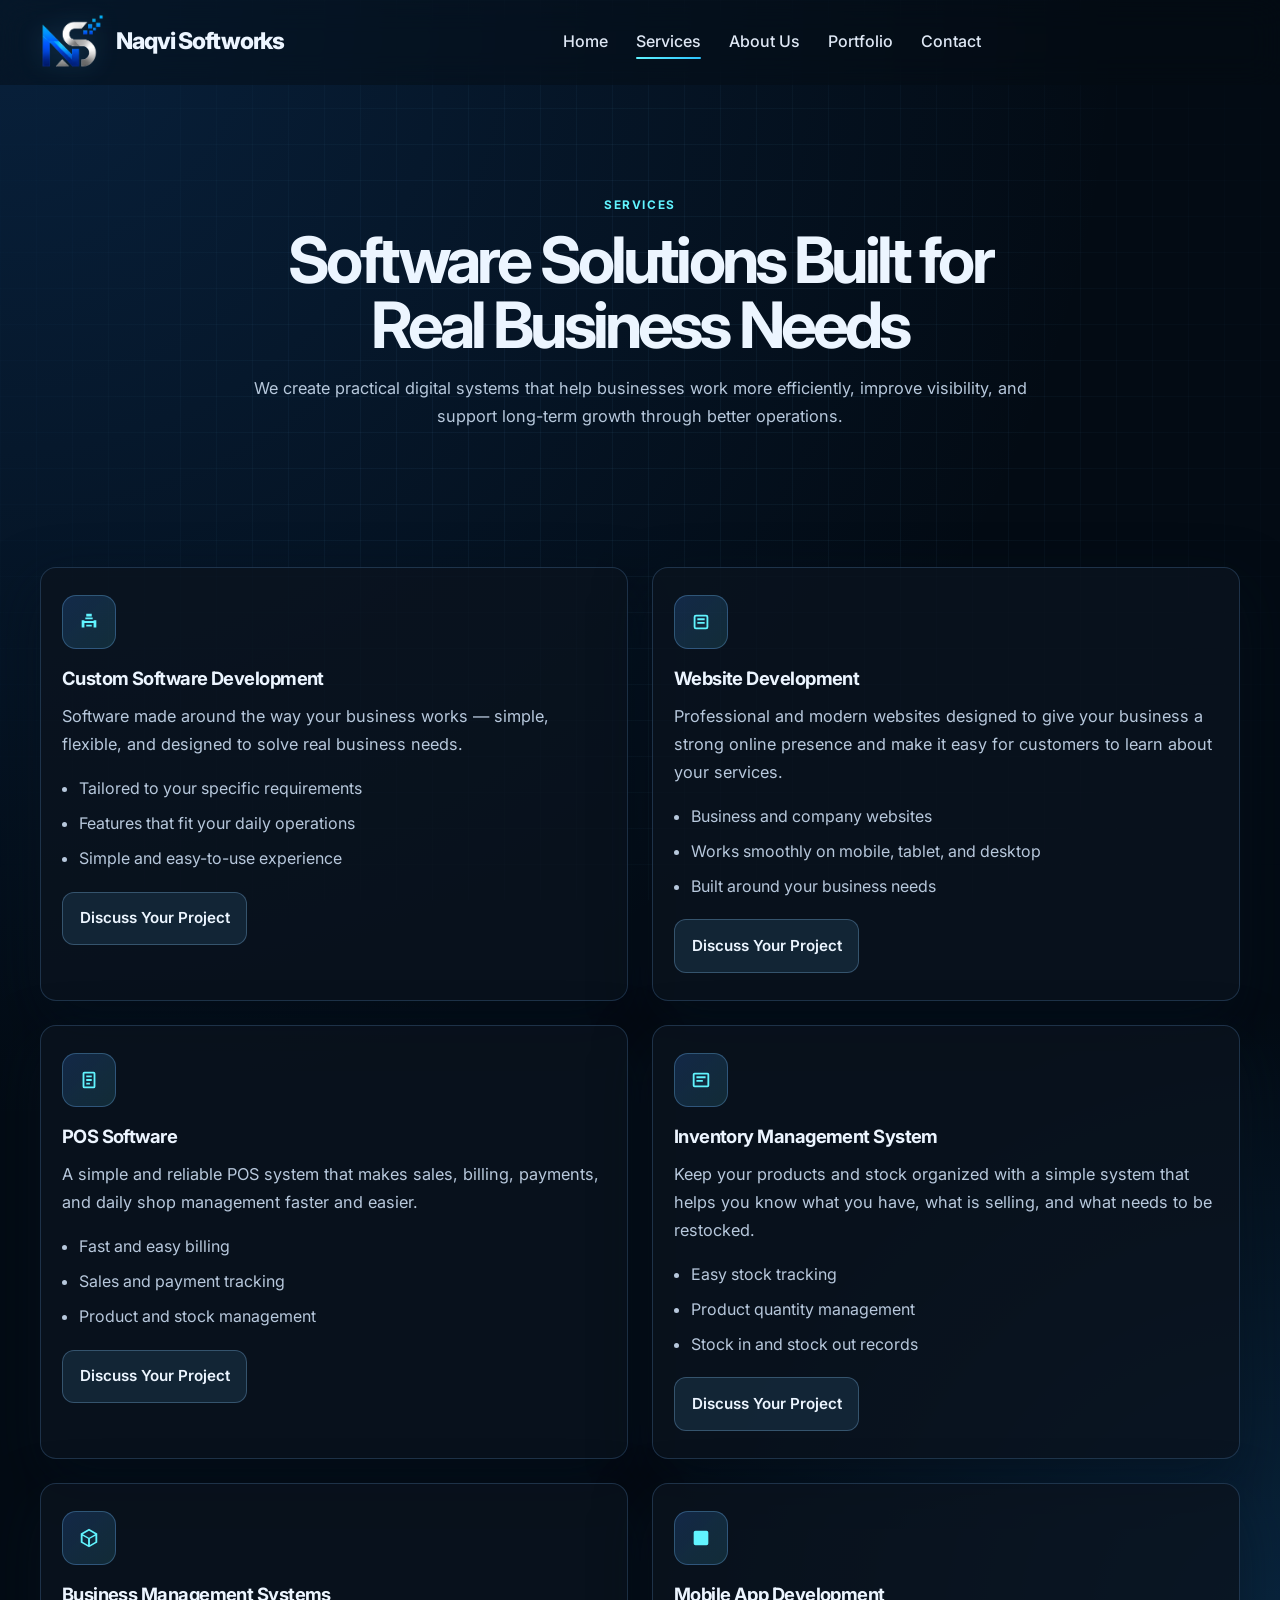
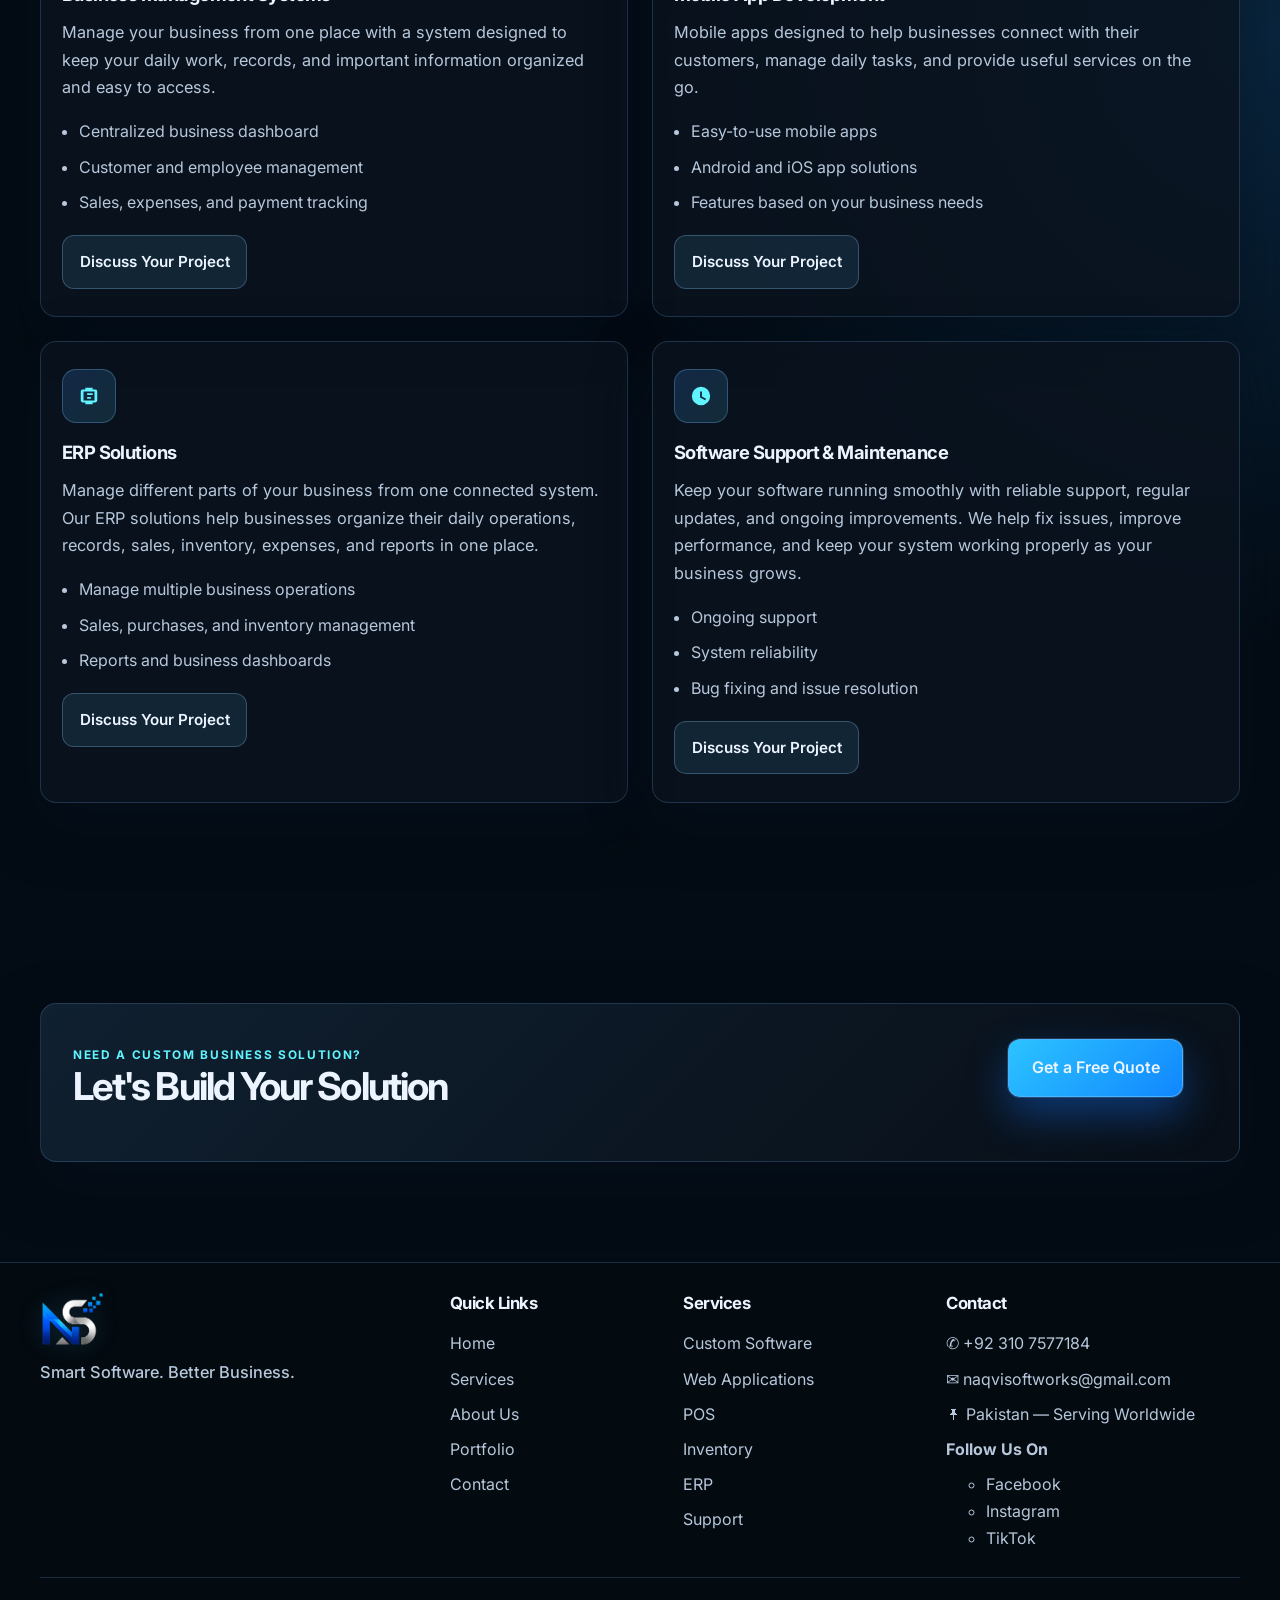
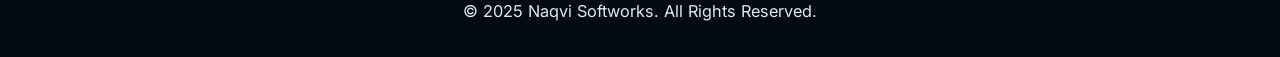
<file: services.html>
<!DOCTYPE html>
<html lang="en">
  <head>
    <meta charset="UTF-8" />
    <meta name="viewport" content="width=device-width, initial-scale=1.0" />
    <title>Software Development Services | Naqvi Softworks</title>
    <meta
      name="description"
      content="Explore custom software, web application development, ERP, POS, inventory, pharmacy, hospital, and support services from Naqvi Softworks."
    />
    <meta property="og:title" content="Software Development Services | Naqvi Softworks" />
    <meta property="og:description" content="Professional software services for businesses that need practical digital tools and reliable support." />
    <meta property="og:type" content="website" />
    <meta property="og:image" content="logo.png" />
    <link rel="icon" href="logo.png" type="image/png" />
    <link rel="preconnect" href="https://fonts.googleapis.com" />
    <link rel="preconnect" href="https://fonts.gstatic.com" crossorigin />
    <link href="https://fonts.googleapis.com/css2?family=Inter:wght@400;500;600;700;800;900&display=swap" rel="stylesheet" />
    <link rel="stylesheet" href="css/style.css" />
  </head>
  <body data-page="services">
    <div class="bg-grid" aria-hidden="true"></div>
    <header class="site-header">
      <div class="container nav-wrap">
        <a href="index.html" class="brand" aria-label="Naqvi Softworks home page">
          <img src="logo.png" alt="Naqvi Softworks logo" />
          <span class="brand-name">Naqvi Softworks</span>
        </a>

        <button class="nav-toggle" aria-expanded="false" aria-label="Open navigation menu">
          <span></span>
          <span></span>
          <span></span>
        </button>

        <nav class="main-nav" aria-label="Main navigation">
          <ul>
            <li><a href="index.html">Home</a></li>
            <li><a href="services.html" class="active">Services</a></li>
            <li><a href="about.html">About Us</a></li>
            <li><a href="portfolio.html">Portfolio</a></li>
            <li><a href="contact.html">Contact</a></li>
          </ul>
        </nav>
      </div>
    </header>

    <main>
      <section class="inner-hero section-space-top">
        <div class="container narrow reveal">
          <p class="eyebrow">Services</p>
          <h1>Software Solutions Built for Real Business Needs</h1>
          <p>
            We create practical digital systems that help businesses work more efficiently,
            improve visibility, and support long-term growth through better operations.
          </p>
        </div>
      </section>

      <section class="services-page section-space">
        <div class="container">
          <div class="service-detail-grid">
            <article class="detail-card reveal">
              <div class="detail-icon">
                <svg viewBox="0 0 24 24" aria-hidden="true"><path d="M9 3h6v3H9V3Zm-5 7h3v8H4v-8Zm13 0h3v8h-3v-8ZM8 7h8v2H8V7Zm-1 4h10v2H7v-2Zm2 4h6v2H9v-2Z"/></svg>
              </div>
              <h3>Custom Software Development</h3>
              <p>Software made around the way your business works — simple, flexible, and designed to solve real business needs.</p>
              <ul>
                <li>Tailored to your specific requirements</li>
                <li>Features that fit your daily operations</li>
                <li>Simple and easy-to-use experience</li>
              </ul>
              <a class="btn btn-secondary btn-small" href="contact.html">Discuss Your Project</a>
            </article>

            <article class="detail-card reveal">
              <div class="detail-icon">
                <svg viewBox="0 0 24 24" aria-hidden="true"><path d="M4 6.5A2.5 2.5 0 0 1 6.5 4h11A2.5 2.5 0 0 1 20 6.5v11a2.5 2.5 0 0 1-2.5 2.5h-11A2.5 2.5 0 0 1 4 17.5v-11Zm2.5-.5a.5.5 0 0 0-.5.5v11c0 .28.22.5.5.5h11a.5.5 0 0 0 .5-.5v-11a.5.5 0 0 0-.5-.5h-11Zm1.5 2h8v2h-8V8Zm0 4h8v2h-8v-2Z"/></svg>
              </div>
              <h3>Website Development</h3>
              <p>Professional and modern websites designed to give your business a strong online presence and make it easy for customers to learn about your services.</p>
              <ul>
                <li>Business and company websites</li>
                <li>Works smoothly on mobile, tablet, and desktop</li>
                <li>Built around your business needs</li>
              </ul>
              <a class="btn btn-secondary btn-small" href="contact.html">Discuss Your Project</a>
            </article>

            <article class="detail-card reveal">
              <div class="detail-icon">
                <svg viewBox="0 0 24 24" aria-hidden="true"><path d="M7 3h10a2 2 0 0 1 2 2v14a2 2 0 0 1-2 2H7a2 2 0 0 1-2-2V5a2 2 0 0 1 2-2Zm0 2v14h10V5H7Zm2 2h6v2H9V7Zm0 4h6v2H9v-2Zm0 4h4v2H9v-2Z"/></svg>
              </div>
              <h3>POS Software</h3>
              <p>A simple and reliable POS system that makes sales, billing, payments, and daily shop management faster and easier.</p>
              <ul>
                <li>Fast and easy billing</li>
                <li>Sales and payment tracking</li>
                <li>Product and stock management</li>
              </ul>
              <a class="btn btn-secondary btn-small" href="contact.html">Discuss Your Project</a>
            </article>

            <article class="detail-card reveal">
              <div class="detail-icon">
                <svg viewBox="0 0 24 24" aria-hidden="true"><path d="M5 4h14a2 2 0 0 1 2 2v12a2 2 0 0 1-2 2H5a2 2 0 0 1-2-2V6a2 2 0 0 1 2-2Zm0 2v12h14V6H5Zm2 2h10v2H7V8Zm0 4h7v2H7v-2Z"/></svg>
              </div>
              <h3>Inventory Management System</h3>
              <p>Keep your products and stock organized with a simple system that helps you know what you have, what is selling, and what needs to be restocked.</p>
              <ul>
                <li>Easy stock tracking</li>
                <li>Product quantity management</li>
                <li>Stock in and stock out records</li>
              </ul>
              <a class="btn btn-secondary btn-small" href="contact.html">Discuss Your Project</a>
            </article>

            <article class="detail-card reveal">
              <div class="detail-icon">
                <svg viewBox="0 0 24 24" aria-hidden="true"><path d="M12 2 3 7v10l9 5 9-5V7l-9-5Zm0 2.2 6.7 3.73L12 11.67 5.3 7.93 12 4.2Zm-7 5.35 6 3.33v6.66l-6-3.33V9.55Zm8 9.99v-6.66l6-3.33v6.66l-6 3.33Z"/></svg>
              </div>
              <h3>Business Management Systems</h3>
              <p>Manage your business from one place with a system designed to keep your daily work, records, and important information organized and easy to access.</p>
              <ul>
                <li>Centralized business dashboard</li>
                <li>Customer and employee management</li>
                <li>Sales, expenses, and payment tracking</li>
              </ul>
              <a class="btn btn-secondary btn-small" href="contact.html">Discuss Your Project</a>
            </article>

            <article class="detail-card reveal">
              <div class="detail-icon">
                <svg viewBox="0 0 24 24" aria-hidden="true"><path d="M6 4h12a2 2 0 0 1 2 2v12a2 2 0 0 1-2 2H6a2 2 0 0 1-2-2V6a2 2 0 0 1 2-2Zm2 3h8v2H8V7Zm0 4h8v2H8v-2Zm-2 4h12v2H6v-2Z"/></svg>
              </div>
              <h3>Mobile App Development</h3>
              <p>Mobile apps designed to help businesses connect with their customers, manage daily tasks, and provide useful services on the go.</p>
              <ul>
                <li>Easy-to-use mobile apps</li>
                <li>Android and iOS app solutions</li>
                <li>Features based on your business needs</li>
              </ul>
              <a class="btn btn-secondary btn-small" href="contact.html">Discuss Your Project</a>
            </article>

            <article class="detail-card reveal">
              <div class="detail-icon">
                <svg viewBox="0 0 24 24" aria-hidden="true"><path d="M8 3h8v2h3a2 2 0 0 1 2 2v10a2 2 0 0 1-2 2h-3v2H8v-2H5a2 2 0 0 1-2-2V7a2 2 0 0 1 2-2h3V3Zm10 4H6v10h12V7Zm-8 2h6v2H10V9Zm0 4h4v2h-4v-2Z"/></svg>
              </div>
              <h3>ERP Solutions</h3>
              <p>Manage different parts of your business from one connected system. Our ERP solutions help businesses organize their daily operations, records, sales, inventory, expenses, and reports in one place.</p>
              <ul>
                <li>Manage multiple business operations</li>
                <li>Sales, purchases, and inventory management</li>
                <li>Reports and business dashboards</li>
              </ul>
              <a class="btn btn-secondary btn-small" href="contact.html">Discuss Your Project</a>
            </article>

            <article class="detail-card reveal">
              <div class="detail-icon">
                <svg viewBox="0 0 24 24" aria-hidden="true"><path d="M12 2a10 10 0 1 1 0 20 10 10 0 0 1 0-20Zm1 5h-2v6.5l5.5 3.2 1-1.73-4.5-2.54V7Z"/></svg>
              </div>
              <h3>Software Support &amp; Maintenance</h3>
              <p>Keep your software running smoothly with reliable support, regular updates, and ongoing improvements. We help fix issues, improve performance, and keep your system working properly as your business grows.</p>
              <ul>
                <li>Ongoing support</li>
                <li>System reliability</li>
                <li>Bug fixing and issue resolution</li>
              </ul>
              <a class="btn btn-secondary btn-small" href="contact.html">Discuss Your Project</a>
            </article>
          </div>
        </div>
      </section>

      <section class="cta-panel section-space">
        <div class="container">
          <div class="cta-box reveal">
            <div>
              <p class="eyebrow">Need a custom business solution?</p>
              <h2>Let's Build Your Solution</h2>
            </div>
            <div class="cta-row justify-end">
              <a class="btn btn-primary" href="contact.html">Get a Free Quote</a>
            </div>
          </div>
        </div>
      </section>
    </main>

    <footer class="site-footer">
      <div class="container footer-grid">
        <div>
          <a href="index.html" class="brand brand-footer">
            <img src="logo.png" alt="Naqvi Softworks logo" />
          </a>
          <p class="tagline">Smart Software. Better Business.</p>
        </div>

        <div>
          <h3>Quick Links</h3>
          <ul class="footer-list">
            <li><a href="index.html">Home</a></li>
            <li><a href="services.html">Services</a></li>
            <li><a href="about.html">About Us</a></li>
            <li><a href="portfolio.html">Portfolio</a></li>
            <li><a href="contact.html">Contact</a></li>
          </ul>
        </div>

        <div>
          <h3>Services</h3>
          <ul class="footer-list">
            <li>Custom Software</li>
            <li>Web Applications</li>
            <li>POS</li>
            <li>Inventory</li>
            <li>ERP</li>
            <li>Support</li>
          </ul>
        </div>

        <div>
          <h3>Contact</h3>
          <ul class="footer-list contact-list">
            <li><a href="tel:+923107577184">✆ +92 310 7577184</a></li>
            <li><a href="mailto:naqvisoftworks@gmail.com">✉ naqvisoftworks@gmail.com</a></li>
            <li>🖈 Pakistan — Serving Worldwide</li>
            <li><b>Follow Us On</b></li>
            <ul class="social-links">
              <li><a href="https://www.facebook.com/share/1JtnTfbTTE/?mibextid=wwXIfr" target="_blank" rel="noreferrer">Facebook</a></li>
              <li><a href="https://www.instagram.com/naqvisoftworks" target="_blank" rel="noreferrer">Instagram</a></li>
              <li><a href="https://www.tiktok.com/@naqvi.softworks?_r=1&_t=ZS-9A332YvNGgH" target="_blank" rel="noreferrer">TikTok</a></li>
              <!-- <li><a href="https://www.youtube.com/@naqvisoftworks" target="_blank" rel="noreferrer">ⓨ YouTube</a></li> -->
            </ul>
          </ul>
        </div>
      </div>
      <div class="container footer-bottom">
        <p>© 2025 Naqvi Softworks. All Rights Reserved.</p>
      </div>
    </footer>

    <script src="js/script.js"></script>
  </body>
</html>
</file>
<file: css/style.css>
:root {
  --bg: #030b14;
  --bg-soft: #0a1726;
  --panel: rgba(11, 22, 36, 0.82);
  --panel-strong: rgba(15, 31, 49, 0.9);
  --line: rgba(110, 170, 230, 0.22);
  --line-strong: rgba(102, 177, 255, 0.52);
  --text: #ecf5ff;
  --muted: #b7c8dc;
  --silver: #dfe8f5;
  --blue: #2cc3ff;
  --blue-strong: #1187ff;
  --cyan: #61f4ff;
  --shadow: 0 22px 55px rgba(5, 17, 29, 0.5);
  --radius: 16px;
  --container: min(1200px, calc(100% - 32px));
  --transition: 0.28s ease;
}

* {
  box-sizing: border-box;
}

html {
  scroll-behavior: smooth;
}

body {
  margin: 0;
  font-family: "Inter", sans-serif;
  background:
    radial-gradient(circle at top left, rgba(21, 89, 164, 0.28), transparent 32%),
    radial-gradient(circle at right center, rgba(36, 157, 255, 0.18), transparent 30%),
    var(--bg);
  color: var(--text);
  line-height: 1.7;
  overflow-x: hidden;
}

img {
  max-width: 100%;
  display: block;
}

a {
  color: inherit;
  text-decoration: none;
}

button,
input,
select,
textarea {
  font: inherit;
}

svg {
  width: 22px;
  height: 22px;
  fill: currentColor;
}

.bg-grid {
  position: fixed;
  inset: 0;
  background-image:
    linear-gradient(rgba(120, 201, 255, 0.05) 1px, transparent 1px),
    linear-gradient(90deg, rgba(120, 201, 255, 0.05) 1px, transparent 1px);
  background-size: 36px 36px;
  mask-image: radial-gradient(circle at center, black 35%, transparent 100%);
  pointer-events: none;
  z-index: 0;
}

main,
.site-header,
.site-footer {
  position: relative;
  z-index: 1;
}

.container {
  width: var(--container);
  margin: 0 auto;
}

.section-space {
  padding: 100px 0;
}

.section-space-top {
  padding-top: 110px;
}

.section-head {
  max-width: 720px;
  margin-bottom: 36px;
}

.eyebrow {
  margin: 0 0 12px;
  color: var(--cyan);
  text-transform: uppercase;
  letter-spacing: 0.14em;
  font-size: 0.74rem;
  font-weight: 700;
}

h1,
h2,
h3,
p {
  margin-top: 0;
}

h1 {
  font-size: clamp(2.7rem, 5vw, 5rem);
  line-height: 1.02;
  letter-spacing: -0.06em;
  margin-bottom: 1.1rem;
}

h2 {
  font-size: clamp(2rem, 3vw, 3rem);
  line-height: 1.12;
  letter-spacing: -0.05em;
  margin-bottom: 0.7rem;
}

h3 {
  font-size: clamp(1.15rem, 1.4vw, 1.6rem);
  line-height: 1.3;
  letter-spacing: -0.03em;
  margin-bottom: 0.75rem;
}

p {
  color: var(--muted);
  font-size: 1.02rem;
}

.site-header {
  position: sticky;
  top: 0;
  z-index: 100;
  backdrop-filter: blur(16px);
  background: rgba(5, 12, 19, 0.44);
  border-bottom: 1px solid transparent;
  transition: var(--transition);
}

.site-header.scrolled {
  background: rgba(7, 15, 23, 0.72);
  border-color: var(--line);
  box-shadow: 0 12px 30px rgba(0, 0, 0, 0.15);
}

.nav-wrap {
  display: flex;
  align-items: center;
  justify-content: space-between;
  min-height: 84px;
  gap: 20px;
}

.brand {
  display: inline-flex;
  align-items: center;
  justify-content: center;
  gap: 12px;
  min-width: 160px;
}

.brand img {
  height: 54px;
  width: auto;
  filter: drop-shadow(0 0 12px rgba(82, 196, 255, 0.16));
}

.brand-name {
  font-size: clamp(1.2rem, 1.8vw, 1.9rem);
  font-weight: 800;
  letter-spacing: -0.05em;
  color: var(--text);
  line-height: 1.1;
}

.main-nav {
  flex: 1;
}

.main-nav ul {
  list-style: none;
  display: flex;
  gap: 28px;
  justify-content: center;
  align-items: center;
  margin: 0;
  padding: 0;
}

.main-nav a {
  color: var(--silver);
  font-weight: 500;
  position: relative;
  transition: var(--transition);
}

.main-nav a::after {
  content: "";
  position: absolute;
  left: 0;
  bottom: -8px;
  width: 0;
  height: 2px;
  background: linear-gradient(90deg, var(--cyan), var(--blue));
  border-radius: 999px;
  transition: var(--transition);
}

.main-nav a:hover::after,
.main-nav a.active::after {
  width: 100%;
}

.nav-actions {
  display: flex;
  align-items: center;
  gap: 16px;
}

.btn,
button.btn {
  display: inline-flex;
  align-items: center;
  justify-content: center;
  gap: 10px;
  padding: 0.92rem 1.4rem;
  border: 1px solid rgba(143, 206, 255, 0.28);
  border-radius: 12px;
  background: rgba(255, 255, 255, 0.02);
  color: var(--text);
  font-weight: 600;
  transition: transform var(--transition), box-shadow var(--transition), background var(--transition), border-color var(--transition);
  cursor: pointer;
}

.btn:hover,
button.btn:hover {
  transform: translateY(-2px);
}

.btn-primary {
  background: linear-gradient(135deg, var(--blue), var(--blue-strong));
  border-color: rgba(81, 180, 255, 0.9);
  box-shadow: 0 0 0 1px rgba(129, 213, 255, 0.18), 0 18px 40px rgba(22, 117, 255, 0.38);
}

.btn-secondary {
  background: rgba(22, 43, 62, 0.8);
}

.btn-ghost {
  background: rgba(255, 255, 255, 0.02);
}

.btn-small {
  padding: 0.8rem 1.05rem;
  font-size: 0.95rem;
}

.btn-wide {
  width: 100%;
}

.btn-light {
  border-color: rgba(115, 235, 255, 0.35);
  box-shadow: 0 0 20px rgba(97, 244, 255, 0.18);
}

.whatsapp-icon {
  width: 48px;
  height: 48px;
  border-radius: 12px;
  display: inline-flex;
  align-items: center;
  justify-content: center;
  background: linear-gradient(135deg, rgba(23, 160, 90, 0.18), rgba(27, 215, 115, 0.14));
  border: 1px solid rgba(72, 215, 141, 0.5);
  color: #86f7bc;
  box-shadow: 0 0 18px rgba(72, 215, 141, 0.14);
  transition: var(--transition);
}

.whatsapp-icon:hover {
  transform: translateY(-2px);
}

.nav-toggle {
  display: none;
  flex-direction: column;
  justify-content: center;
  gap: 5px;
  width: 44px;
  height: 44px;
  padding: 9px 8px;
  background: rgba(255, 255, 255, 0.02);
  border: 1px solid var(--line);
  border-radius: 12px;
  cursor: pointer;
}

.nav-toggle span {
  display: block;
  width: 100%;
  height: 2px;
  background: var(--text);
  border-radius: 999px;
  transition: var(--transition);
}

.hero {
  padding-bottom: 24px;
}

.hero-grid {
  display: grid;
  grid-template-columns: 1.05fr 1fr;
  gap: 36px;
  align-items: center;
}

.hero-copy {
  max-width: 620px;
}

.hero-subtitle {
  font-size: 1.15rem;
  max-width: 620px;
  margin-bottom: 28px;
}

.cta-row {
  display: flex;
  gap: 16px;
  flex-wrap: wrap;
  align-items: center;
  margin-bottom: 28px;
}

.justify-end {
  justify-content: flex-end;
}

.mini-trust {
  display: flex;
  flex-wrap: wrap;
  gap: 10px;
}

.mini-trust span {
  display: inline-flex;
  align-items: center;
  padding: 0.55rem 0.85rem;
  border-radius: 999px;
  background: rgba(9, 18, 28, 0.55);
  border: 1px solid var(--line);
  color: var(--silver);
  font-size: 0.82rem;
}

.hero-visual {
  display: flex;
  align-items: center;
  justify-content: center;
}

.device-wrap {
  position: relative;
  width: min(100%, 560px);
  height: 540px;
  display: flex;
  align-items: center;
  justify-content: center;
}

.laptop-screen {
  position: relative;
  width: 78%;
  height: 420px;
  background: linear-gradient(180deg, rgba(17, 31, 45, 0.96), rgba(10, 15, 22, 0.96));
  border: 1px solid rgba(124, 191, 255, 0.28);
  border-radius: 18px 18px 10px 10px;
  box-shadow: var(--shadow);
  padding: 18px 18px 12px;
  overflow: hidden;
}

.laptop-screen::after {
  content: "";
  position: absolute;
  left: 10%;
  right: 10%;
  bottom: -28px;
  height: 26px;
  background: linear-gradient(180deg, rgba(101, 143, 181, 0.18), rgba(7, 10, 14, 0.28));
  border-radius: 0 0 30px 30px;
  filter: blur(1px);
}

.screen-header {
  display: flex;
  gap: 8px;
  margin-bottom: 18px;
}

.screen-header span {
  width: 10px;
  height: 10px;
  border-radius: 50%;
  display: block;
  background: rgba(255, 255, 255, 0.22);
}

.screen-header span:first-child { background: #ff6f91; }
.screen-header span:nth-child(2) { background: #ffcd4d; }
.screen-header span:nth-child(3) { background: #54da87; }

.dashboard-grid {
  display: grid;
  grid-template-columns: 1.5fr 0.8fr;
  gap: 14px;
  height: calc(100% - 40px);
}

.panel {
  background: rgba(17, 28, 40, 0.86);
  border: 1px solid rgba(93, 156, 220, 0.18);
  border-radius: 14px;
  padding: 16px;
}

.large-panel {
  grid-row: 1 / span 2;
}

.stats-row {
  display: flex;
  gap: 8px;
  margin-bottom: 16px;
}

.dot {
  width: 8px;
  height: 8px;
  border-radius: 50%;
}

.dot.blue { background: #3ec3ff; }
.dot.gray { background: rgba(255, 255, 255, 0.3); }

.chart-bars {
  display: flex;
  align-items: flex-end;
  gap: 10px;
  height: 180px;
  padding-top: 12px;
}

.chart-bars span {
  display: block;
  width: 100%;
  border-radius: 8px 8px 0 0;
  background: linear-gradient(180deg, rgba(97, 244, 255, 0.9), rgba(44, 127, 255, 0.9));
  box-shadow: 0 0 16px rgba(97, 244, 255, 0.24);
}

.small-panel p {
  margin-bottom: 8px;
  color: var(--muted);
  font-size: 0.8rem;
}

.small-panel strong {
  display: block;
  font-size: 1.7rem;
  margin-bottom: 12px;
}

.progress {
  height: 10px;
  border-radius: 999px;
  background: rgba(147, 179, 201, 0.12);
  overflow: hidden;
}

.progress span {
  display: block;
  width: 92%;
  height: 100%;
  background: linear-gradient(90deg, var(--cyan), var(--blue));
  border-radius: inherit;
}

.sparkline {
  position: relative;
  height: 48px;
}

.sparkline span {
  position: absolute;
  inset: 0;
  background: linear-gradient(180deg, rgba(255,255,255,0.04), rgba(255,255,255,0));
  border-radius: 10px;
}

.sparkline span::before {
  content: "";
  position: absolute;
  inset: 18px 8px 6px 8px;
  background: linear-gradient(90deg, rgba(44, 195, 255, 0.2), rgba(44, 195, 255, 0.9), rgba(97, 244, 255, 0.6));
  clip-path: polygon(0% 68%, 15% 50%, 32% 64%, 50% 42%, 68% 58%, 82% 26%, 100% 40%, 100% 100%, 0% 100%);
}

.phone-screen {
  position: absolute;
  right: 24px;
  bottom: 12px;
  width: 172px;
  background: linear-gradient(180deg, rgba(9, 18, 28, 0.97), rgba(13, 25, 40, 0.95));
  border: 1px solid rgba(116, 184, 255, 0.35);
  border-radius: 22px;
  padding: 12px 12px 18px;
  box-shadow: var(--shadow);
}

.phone-top {
  height: 8px;
  width: 74px;
  border-radius: 999px;
  background: rgba(255,255,255,0.12);
  margin: 0 auto 18px;
}

.phone-body {
  padding: 12px 10px 8px;
}

.metric-card {
  border-radius: 12px;
  background: rgba(19, 37, 58, 0.9);
  border: 1px solid rgba(102, 177, 255, 0.22);
  padding: 16px 12px;
}

.metric-card small {
  color: var(--muted);
  display: block;
  margin-bottom: 4px;
}

.metric-card strong {
  font-size: 1.4rem;
}

.mini-bars {
  display: grid;
  grid-template-columns: repeat(4, 1fr);
  align-items: end;
  gap: 6px;
  margin-top: 16px;
  height: 54px;
}

.mini-bars span {
  display: block;
  border-radius: 8px 8px 0 0;
  background: linear-gradient(180deg, rgba(97, 244, 255, 1), rgba(36, 113, 255, 0.66));
}

.mini-bars span:nth-child(1) { height: 42%; }
.mini-bars span:nth-child(2) { height: 68%; }
.mini-bars span:nth-child(3) { height: 84%; }
.mini-bars span:nth-child(4) { height: 56%; }

.floating-card {
  position: absolute;
  background: rgba(11, 20, 32, 0.94);
  border: 1px solid rgba(96, 178, 255, 0.24);
  border-radius: 14px;
  padding: 0.9rem 1rem;
  display: flex;
  flex-direction: column;
  gap: 8px;
  box-shadow: var(--shadow);
  animation: float 5s ease-in-out infinite;
}

.floating-card span {
  font-size: 0.7rem;
  letter-spacing: 0.14em;
  text-transform: uppercase;
  color: var(--muted);
}

.floating-card strong {
  font-size: 1.1rem;
}

.card-a { top: 42px; left: 12px; }
.card-b { top: 120px; right: 16px; animation-delay: 1s; }
.card-c { bottom: 82px; left: 54px; animation-delay: 2s; }

@keyframes float {
  0%, 100% { transform: translateY(0px); }
  50% { transform: translateY(-10px); }
}

.service-grid,
.feature-grid,
.project-grid,
.service-detail-grid,
.portfolio-grid {
  display: grid;
  gap: 24px;
}

.service-grid {
  grid-template-columns: repeat(4, minmax(0, 1fr));
}

.service-card,
.feature-card,
.project-card,
.detail-card,
.case-study,
.contact-panel,
.contact-form,
.cta-box,
.team-panel,
.founder-portrait,
.founder-info {
  background: rgba(10, 19, 30, 0.8);
  border: 1px solid var(--line);
  border-radius: var(--radius);
  box-shadow: var(--shadow);
}

.service-card {
  padding: 1.6rem 1.3rem;
  transition: transform var(--transition), border-color var(--transition), box-shadow var(--transition);
}

.service-card:hover,
.feature-card:hover,
.project-card:hover,
.detail-card:hover,
.case-study:hover {
  transform: translateY(-8px);
  border-color: rgba(116, 188, 255, 0.6);
  box-shadow: 0 26px 58px rgba(15, 34, 52, 0.7);
}

.service-icon,
.feature-icon,
.detail-icon {
  width: 54px;
  height: 54px;
  border-radius: 14px;
  background: linear-gradient(135deg, rgba(49, 109, 194, 0.26), rgba(97, 244, 255, 0.12));
  border: 1px solid rgba(116, 188, 255, 0.3);
  display: inline-flex;
  align-items: center;
  justify-content: center;
  color: var(--cyan);
  margin-bottom: 18px;
}

.service-card p,
.feature-card p,
.project-card p,
.detail-card p,
.case-study p,
.story-copy p,
.contact-panel p,
.contact-form label,
.team-content p {
  color: var(--muted);
}

.feature-grid {
  grid-template-columns: repeat(4, minmax(0, 1fr));
}

.feature-card {
  padding: 1.5rem;
}

.feature-icon {
  width: 62px;
  height: 62px;
  border-radius: 50%;
  color: #eaf6ff;
  font-size: 1rem;
  font-weight: 700;
  margin-bottom: 22px;
}

.timeline {
  position: relative;
  display: grid;
  grid-template-columns: repeat(4, minmax(0, 1fr));
  gap: 24px;
  margin-top: 16px;
}

.timeline::before {
  content: "";
  position: absolute;
  left: 10%;
  right: 10%;
  top: 30px;
  height: 2px;
  background: linear-gradient(90deg, rgba(97, 244, 255, 0.28), rgba(44, 195, 255, 0.75), rgba(97, 244, 255, 0.28));
}

.timeline-item {
  position: relative;
  z-index: 1;
  display: flex;
  flex-direction: column;
  align-items: center;
  text-align: center;
  gap: 18px;
}

.step-number {
  width: 62px;
  height: 62px;
  border-radius: 50%;
  display: inline-flex;
  align-items: center;
  justify-content: center;
  background: linear-gradient(135deg, rgba(44, 195, 255, 0.22), rgba(17, 135, 255, 0.18));
  border: 1px solid rgba(125, 197, 255, 0.5);
  color: var(--cyan);
  font-weight: 700;
  box-shadow: 0 0 25px rgba(64, 168, 255, 0.22);
}

.timeline-content {
  background: rgba(9, 17, 25, 0.72);
  border: 1px solid var(--line);
  border-radius: 14px;
  padding: 1.1rem 1rem;
  width: 100%;
}

.project-grid {
  grid-template-columns: repeat(2, minmax(0, 1fr));
}

.project-card {
  overflow: hidden;
}

.project-visual,
.case-preview {
  position: relative;
  height: 240px;
  overflow: hidden;
  background: linear-gradient(135deg, rgba(12, 28, 44, 0.88), rgba(12, 20, 30, 0.68));
  border-bottom: 1px solid var(--line);
}

.project-cover {
  position: absolute;
  inset: 0;
  width: 100%;
  height: 100%;
  object-fit: cover;
  object-position: center;
  filter: saturate(0.9) contrast(1.04);
}

.project-visual::before,
.case-preview::before {
  content: "";
  position: absolute;
  inset: 0;
  background:
    linear-gradient(120deg, rgba(110, 190, 255, 0.14), transparent 52%),
    linear-gradient(180deg, rgba(9,17,26,0.38), rgba(9,17,26,0.52));
  z-index: 1;
}

.project-visual--gym,
.case-preview--gym {
  background:
    linear-gradient(135deg, rgba(15, 36, 58, 0.82), rgba(10, 18, 27, 0.92)),
    url("data:image/svg+xml,%3Csvg xmlns='http://www.w3.org/2000/svg' width='800' height='500' viewBox='0 0 800 500'%3E%3Cg fill='none' fill-rule='evenodd'%3E%3Crect width='800' height='500' fill='%23071018'/%3E%3Cg fill='%2317365d'%3E%3Crect x='80' y='80' width='220' height='120' rx='10'/%3E%3Crect x='330' y='130' width='250' height='18' rx='9'/%3E%3Crect x='330' y='170' width='190' height='18' rx='9'/%3E%3Crect x='330' y='210' width='210' height='18' rx='9'/%3E%3Crect x='80' y='250' width='180' height='110' rx='12'/%3E%3Crect x='290' y='250' width='220' height='110' rx='12'/%3E%3Crect x='540' y='250' width='150' height='110' rx='12'/%3E%3C/g%3E%3Cg fill='%2357d2ff' opacity='.8'%3E%3Crect x='120' y='110' width='120' height='30' rx='15'/%3E%3Crect x='370' y='145' width='110' height='10' rx='5'/%3E%3Crect x='400' y='185' width='80' height='10' rx='5'/%3E%3Crect x='120' y='310' width='80' height='12' rx='6'/%3E%3Crect x='330' y='300' width='100' height='12' rx='6'/%3E%3C/g%3E%3C/g%3E%3C/svg%3E") center/cover no-repeat;
}

.project-visual--zarai,
.case-preview--zarai {
  background:
    linear-gradient(135deg, rgba(14, 36, 57, 0.82), rgba(11, 18, 26, 0.92)),
    url("data:image/svg+xml,%3Csvg xmlns='http://www.w3.org/2000/svg' width='800' height='500' viewBox='0 0 800 500'%3E%3Cg fill='none' fill-rule='evenodd'%3E%3Crect width='800' height='500' fill='%230a1320'/%3E%3Cg fill='%231b3f5a'%3E%3Crect x='110' y='70' width='560' height='160' rx='16'/%3E%3Crect x='140' y='250' width='180' height='120' rx='12'/%3E%3Crect x='350' y='250' width='180' height='120' rx='12'/%3E%3Crect x='560' y='250' width='90' height='120' rx='12'/%3E%3C/g%3E%3Cg fill='%2366d9ff' opacity='.75'%3E%3Crect x='180' y='110' width='310' height='20' rx='10'/%3E%3Crect x='180' y='145' width='260' height='20' rx='10'/%3E%3Crect x='180' y='180' width='220' height='20' rx='10'/%3E%3Crect x='180' y='290' width='120' height='14' rx='7'/%3E%3Crect x='370' y='290' width='90' height='14' rx='7'/%3E%3C/g%3E%3C/g%3E%3C/svg%3E") center/cover no-repeat;
}

.project-tag,
.case-preview span {
  position: absolute;
  left: 20px;
  bottom: 20px;
  z-index: 2;
  display: inline-flex;
  padding: 0.55rem 0.8rem;
  border-radius: 999px;
  background: rgba(6, 14, 20, 0.72);
  border: 1px solid rgba(111, 179, 255, 0.38);
  font-weight: 600;
  color: var(--text);
}

.project-card-body,
.case-content {
  padding: 1.4rem 1.2rem 1.6rem;
}

.project-meta {
  display: flex;
  flex-wrap: wrap;
  gap: 10px;
  margin: 1rem 0 1.2rem;
}

.project-meta span {
  display: inline-flex;
  background: rgba(15, 30, 44, 0.8);
  border: 1px solid var(--line);
  border-radius: 999px;
  padding: 0.35rem 0.7rem;
  font-size: 0.75rem;
  color: var(--silver);
}

.project-actions {
  display: flex;
  flex-wrap: wrap;
  gap: 12px;
}

.cta-box {
  display: grid;
  grid-template-columns: 1.15fr 1fr auto;
  align-items: center;
  gap: 24px;
  padding: 2.2rem 2rem;
  background: linear-gradient(135deg, rgba(16, 34, 50, 0.94), rgba(9, 16, 24, 0.92));
}

.cta-box p {
  margin: 0;
}

.inner-hero {
  padding-bottom: 20px;
}

.narrow {
  max-width: 820px;
  text-align: center;
  margin: 0 auto;
}

.story-layout {
  display: grid;
  grid-template-columns: 1.15fr 1fr;
  gap: 26px;
  align-items: end;
}

.about-intro {
  text-align: center;
}

.about-intro h1 {
  text-align: center;
  margin-left: auto;
  margin-right: auto;
}

.founder-grid {
  display: grid;
  grid-template-columns: 0.9fr 1.1fr;
  gap: 32px;
  align-items: center;
}

.portrait-card {
  background: linear-gradient(135deg, rgba(11, 22, 36, 0.9), rgba(17, 34, 54, 0.85));
  border: 1px solid var(--line);
  border-radius: 28px;
  min-height: 300px;
  max-width: 360px;
  width: 100%;
  display: flex;
  align-items: center;
  justify-content: center;
  box-shadow: var(--shadow);
  overflow: hidden;
  margin: 0 auto;
}

.founder-image-card {
  background: linear-gradient(135deg, rgba(10, 21, 33, 0.92), rgba(17, 33, 48, 0.88));
}

.founder-photo {
  width: 100%;
  height: auto;
  max-height: 440px;
  object-fit: contain;
  object-position: center;
  filter: saturate(0.95) contrast(1.06);
  display: block;
}

.founder-info {
  display: flex;
  flex-direction: column;
  justify-content: center;
}

.founder-info h2 {
  margin-bottom: 0.2rem;
}

.founder-role {
  color: var(--cyan);
  font-weight: 600;
  margin-bottom: 1.9rem;
}

.story-copy {
  display: grid;
  gap: 1rem;
}

.story-copy p {
  margin: 0;
}

.portrait-plate {
  width: 180px;
  height: 180px;
  border-radius: 50%;
  display: grid;
  place-items: center;
  font-size: 4rem;
  font-weight: 800;
  background: linear-gradient(135deg, rgba(44,196,255,0.2), rgba(17,135,255,0.1));
  border: 1px solid rgba(111, 179, 255, 0.4);
  color: var(--text);
  box-shadow: inset 0 0 35px rgba(99, 228, 255, 0.08), 0 0 26px rgba(66, 164, 255, 0.12);
}

.founder-role {
  color: var(--cyan);
  font-weight: 600;
}

.team-panel {
  display: grid;
  grid-template-columns: 0.7fr 1.3fr;
  align-items: center;
  gap: 28px;
  padding: 2rem;
}

.team-visual {
  position: relative;
  width: min(100%, 360px);
  height: 220px;
  margin: 0 auto;
  display: grid;
  place-items: center;
}

.team-orbit {
  position: absolute;
  border: 1px solid rgba(122, 189, 255, 0.26);
  border-radius: 50%;
}

.orbit-one {
  width: 100%;
  height: 100%;
  animation: spin 15s linear infinite;
}

.orbit-two {
  width: 72%;
  height: 72%;
  animation: spin 12s linear infinite reverse;
}

.team-core {
  position: relative;
  width: 130px;
  height: 130px;
  border-radius: 50%;
  display: grid;
  place-items: center;
  background: linear-gradient(135deg, rgba(44,196,255,0.18), rgba(17,135,255,0.18));
  border: 1px solid rgba(111, 179, 255, 0.4);
  color: var(--text);
  font-weight: 700;
  box-shadow: 0 0 30px rgba(44,195,255,0.12);
}

.values-grid {
  display: flex;
  flex-wrap: wrap;
  gap: 12px;
  margin-top: 16px;
}

.values-grid span {
  display: inline-flex;
  align-items: center;
  padding: 0.6rem 0.9rem;
  border-radius: 999px;
  background: rgba(9, 17, 25, 0.8);
  border: 1px solid var(--line);
  color: var(--silver);
}

.service-detail-grid {
  grid-template-columns: repeat(2, minmax(0, 1fr));
}

.detail-card {
  padding: 1.7rem 1.3rem;
}

.detail-card ul {
  margin: 1rem 0 1.2rem;
  padding-left: 1.1rem;
  color: var(--muted);
}

.detail-card li + li {
  margin-top: 0.5rem;
}

.contact-hero {
  display: flex;
  justify-content: center;
  text-align: center;
}

.contact-grid {
  display: grid;
  grid-template-columns: 0.8fr 1.2fr;
  gap: 24px;
}

.contact-panel,
.contact-form {
  padding: 1.6rem;
}

.contact-details {
  list-style: none;
  padding: 0;
  margin: 1.5rem 0;
  display: grid;
  gap: 20px;
}

.contact-details li {
  display: grid;
  gap: 8px;
}

.contact-details span {
  color: var(--silver);
  font-weight: 600;
}

.contact-form {
  display: grid;
  gap: 18px;
}

.field-row {
  display: grid;
  grid-template-columns: repeat(2, minmax(0, 1fr));
  gap: 16px;
}

.contact-form label {
  display: grid;
  gap: 10px;
  color: var(--silver);
  font-weight: 500;
}

.contact-form input,
.contact-form select,
.contact-form textarea {
  width: 100%;
  border: 1px solid rgba(111, 179, 255, 0.24);
  border-radius: 12px;
  background: rgba(9, 17, 25, 0.78);
  color: var(--text);
  padding: 0.9rem 1rem;
  resize: vertical;
  transition: border-color var(--transition), box-shadow var(--transition);
}

.contact-form input:focus,
.contact-form select:focus,
.contact-form textarea:focus {
  outline: none;
  border-color: rgba(97, 244, 255, 0.8);
  box-shadow: 0 0 0 3px rgba(97, 244, 255, 0.14);
}

.portfolio-grid {
  display: grid;
  grid-template-columns: repeat(2, minmax(0, 1fr));
  gap: 26px;
}

.portfolio-card {
  background: rgba(11, 22, 36, 0.8);
  border: 1px solid var(--line);
  border-radius: 20px;
  overflow: hidden;
  box-shadow: var(--shadow);
  transition: transform var(--transition), border-color var(--transition), box-shadow var(--transition);
}

.portfolio-card:hover {
  transform: translateY(-8px);
  border-color: rgba(116, 188, 255, 0.6);
  box-shadow: 0 26px 58px rgba(15, 34, 52, 0.7);
}

.portfolio-card-media {
  position: relative;
  height: 260px;
  overflow: hidden;
  background: linear-gradient(135deg, rgba(12, 28, 44, 0.88), rgba(12, 20, 30, 0.68));
}

.portfolio-card-image {
  position: absolute;
  inset: 0;
  width: 100%;
  height: 100%;
  object-fit: cover;
  transition: transform 0.5s ease;
}

.portfolio-card:hover .portfolio-card-image {
  transform: scale(1.04);
}

.portfolio-card-overlay {
  position: absolute;
  inset: 0;
  background: linear-gradient(180deg, rgba(7, 15, 22, 0.1), rgba(5, 12, 20, 0.7));
  z-index: 1;
}

.portfolio-card-badge {
  position: absolute;
  left: 18px;
  bottom: 18px;
  z-index: 2;
  display: inline-flex;
  padding: 0.55rem 0.8rem;
  border-radius: 999px;
  background: rgba(6, 14, 20, 0.72);
  border: 1px solid rgba(111, 179, 255, 0.38);
  font-weight: 600;
  color: var(--text);
}

.portfolio-card-body {
  padding: 1.4rem 1.2rem 1.6rem;
}

.portfolio-card-body h3 {
  margin-bottom: 0.65rem;
}

.portfolio-card-body p {
  margin-bottom: 1rem;
}

.portfolio-tags {
  display: flex;
  flex-wrap: wrap;
  gap: 10px;
  margin: 0 0 1rem;
}

.portfolio-tags span,
.modal-meta span {
  display: inline-flex;
  background: rgba(15, 30, 44, 0.8);
  border: 1px solid var(--line);
  border-radius: 999px;
  padding: 0.35rem 0.7rem;
  font-size: 0.75rem;
  color: var(--silver);
}

.case-study {
  overflow: hidden;
}

.case-content p {
  margin-bottom: 0.75rem;
}

.portfolio-modal {
  position: fixed;
  inset: 0;
  display: flex;
  align-items: center;
  justify-content: center;
  padding: 24px;
  opacity: 0;
  visibility: hidden;
  pointer-events: none;
  transition: opacity var(--transition), visibility var(--transition);
  z-index: 200;
}

.portfolio-modal.open {
  opacity: 1;
  visibility: visible;
  pointer-events: auto;
}

.portfolio-modal-backdrop {
  position: absolute;
  inset: 0;
  background: rgba(2, 7, 12, 0.72);
  backdrop-filter: blur(10px);
}

.portfolio-modal-panel {
  position: relative;
  z-index: 1;
  width: min(1100px, 100%);
  max-height: calc(100vh - 48px);
  overflow: auto;
  background: rgba(9, 17, 25, 0.96);
  border: 1px solid var(--line);
  border-radius: 24px;
  box-shadow: var(--shadow);
  display: grid;
  grid-template-columns: 1fr;
}

.modal-close {
  position: absolute;
  top: 18px;
  right: 18px;
  z-index: 3;
  width: 40px;
  height: 40px;
  border: 1px solid var(--line);
  border-radius: 50%;
  background: rgba(11, 20, 31, 0.7);
  color: var(--text);
  font-size: 1.7rem;
  line-height: 1;
  cursor: pointer;
}

.modal-visual-wrap,
.modal-visual {
  display: none !important;
}

.modal-content-wrap {
  padding: 2rem 1.7rem 1.7rem;
}

.modal-purpose {
  margin-bottom: 1rem;
}

.modal-meta {
  display: flex;
  flex-wrap: wrap;
  gap: 10px;
  margin-bottom: 1.1rem;
}

.modal-description p {
  margin-bottom: 1.2rem;
}

.feature-block,
.video-block {
  margin-top: 1.3rem;
}

.modal-features {
  margin: 0;
  padding-left: 1.2rem;
  color: var(--muted);
  display: grid;
  gap: 0.5rem;
}

.video-block {
  margin-top: 1.4rem;
}

.video-shell {
  position: relative;
  width: 100%;
  max-width: 100%;
  aspect-ratio: 16 / 9;
  border-radius: 18px;
  overflow: hidden;
  border: 1px solid rgba(111, 179, 255, 0.28);
  background: rgba(7, 15, 22, 0.75);
}

.video-shell iframe {
  width: 100%;
  height: 100%;
  border: 0;
  display: block;
  background: #030b14;
  max-width: 100%;
}

.hidden {
  display: none !important;
}

.modal-actions {
  margin-top: 1.5rem;
}

body.modal-open {
  overflow: hidden;
}

.site-footer {
  border-top: 1px solid var(--line);
  background: rgba(4, 10, 16, 0.9);
  padding-top: 30px;
}

.footer-grid {
  display: grid;
  grid-template-columns: 1.3fr 0.7fr 0.8fr 1fr;
  gap: 28px;
  padding-bottom: 24px;
}

.brand-footer {
  justify-content: flex-start;
  margin-bottom: 12px;
}

.tagline {
  margin: 0;
  font-weight: 500;
}

.footer-list {
  list-style: none;
  padding: 0;
  margin: 0;
  display: grid;
  gap: 8px;
  color: var(--muted);
}

.footer-list a,
.contact-list a {
  transition: color var(--transition);
}

.footer-list a:hover,
.contact-list a:hover {
  color: var(--cyan);
}

.site-footer h3 {
  margin-bottom: 16px;
  font-size: 1.05rem;
}

.footer-bottom {
  border-top: 1px solid var(--line);
  padding: 20px 0 32px;
}

.footer-bottom p {
  margin: 0;
  text-align: center;
  color: var(--silver);
}

.reveal {
  opacity: 0;
  transform: translateY(28px);
  transition: opacity 0.65s ease, transform 0.65s ease;
}

.reveal.visible {
  opacity: 1;
  transform: translateY(0);
}

@keyframes spin {
  from { transform: rotate(0deg); }
  to { transform: rotate(360deg); }
}

@media (max-width: 1040px) {
  .service-grid {
    grid-template-columns: repeat(2, minmax(0, 1fr));
  }

  .feature-grid {
    grid-template-columns: repeat(2, minmax(0, 1fr));
  }

  .timeline {
    grid-template-columns: repeat(2, minmax(0, 1fr));
  }

  .timeline::before {
    display: none;
  }

  .cta-box {
    grid-template-columns: 1fr;
    text-align: center;
  }

  .justify-end {
    justify-content: center;
  }

  .footer-grid {
    grid-template-columns: repeat(2, minmax(0, 1fr));
  }
}

@media (max-width: 820px) {
  .nav-toggle {
    display: flex;
  }

  .main-nav {
    position: absolute;
    top: calc(100% + 10px);
    left: 16px;
    right: 16px;
    opacity: 0;
    visibility: hidden;
    transform: translateY(-12px);
    transition: var(--transition);
    pointer-events: none;
    background: rgba(10, 17, 25, 0.92);
    border: 1px solid var(--line);
    border-radius: 18px;
    box-shadow: var(--shadow);
  }

  body.nav-open .main-nav {
    opacity: 1;
    visibility: visible;
    transform: translateY(0);
    pointer-events: auto;
  }

  .main-nav ul {
    flex-direction: column;
    justify-content: flex-start;
    align-items: flex-start;
    padding: 18px 20px;
    gap: 20px;
  }

  .nav-actions .btn-primary {
    display: none;
  }

  .hero-grid,
  .story-layout,
  .founder-grid,
  .team-panel,
  .contact-grid,
  .service-detail-grid,
  .field-row,
  .portfolio-modal-panel {
    grid-template-columns: 1fr;
  }

  .hero-grid {
    gap: 20px;
  }

  .portfolio-grid {
    grid-template-columns: 1fr;
  }

  .device-wrap {
    width: 100%;
    height: 440px;
  }

  .laptop-screen {
    width: 88%;
    height: 360px;
  }

  .project-grid,
  .service-grid,
  .feature-grid,
  .footer-grid,
  .timeline {
    grid-template-columns: 1fr;
  }
}

@media (max-width: 540px) {
  .section-space {
    padding: 74px 0;
  }

  .section-space-top {
    padding-top: 90px;
  }

  .nav-wrap {
    min-height: 72px;
  }

  .brand img {
    height: 40px;
  }

  .cta-row {
    flex-direction: column;
    align-items: stretch;
  }

  .cta-row .btn,
  .project-actions .btn {
    width: 100%;
  }

  .device-wrap {
    height: 380px;
  }

  .laptop-screen {
    width: 100%;
    height: 310px;
  }

  .phone-screen {
    right: 8px;
    width: 148px;
  }

  .floating-card {
    display: none;
  }
}

@media (prefers-reduced-motion: reduce) {
  * {
    animation: none !important;
    transition: none !important;
    scroll-behavior: auto !important;
  }

  .reveal {
    opacity: 1;
    transform: none;
  }
}
</file>
